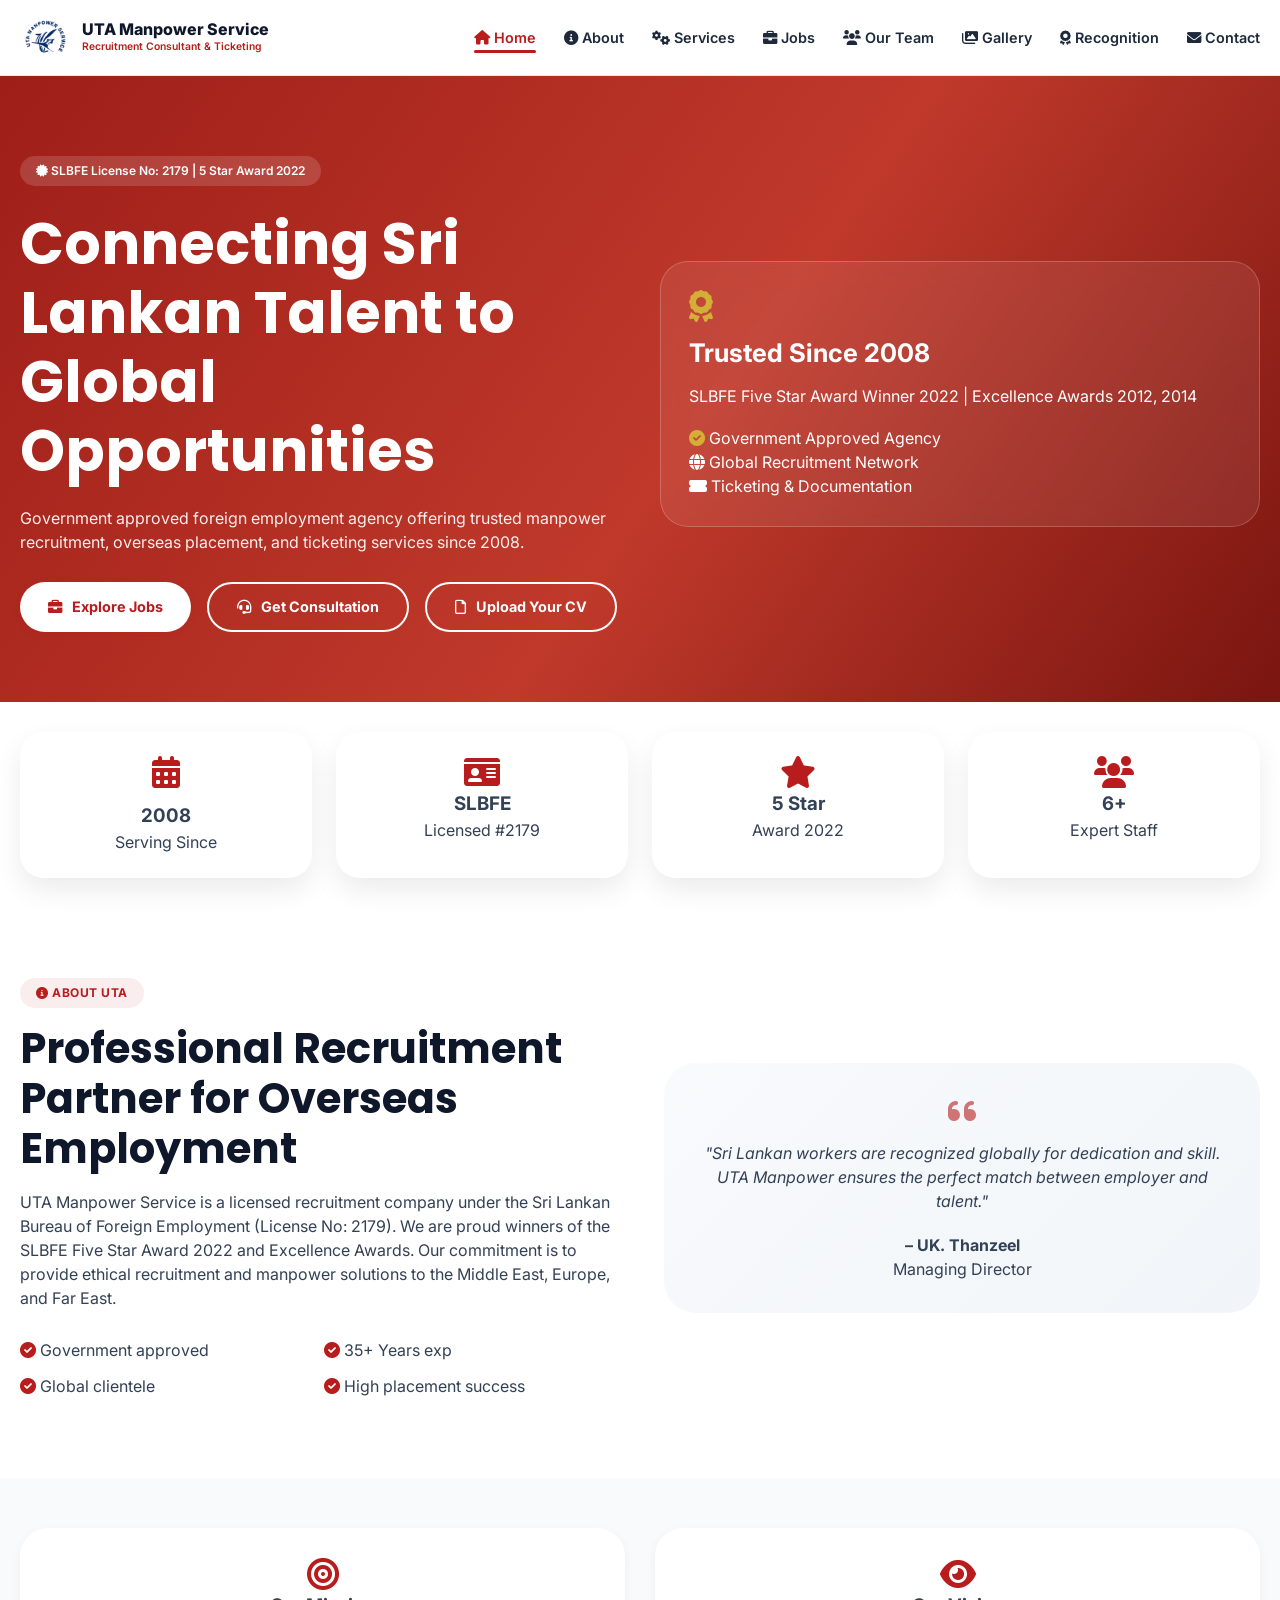
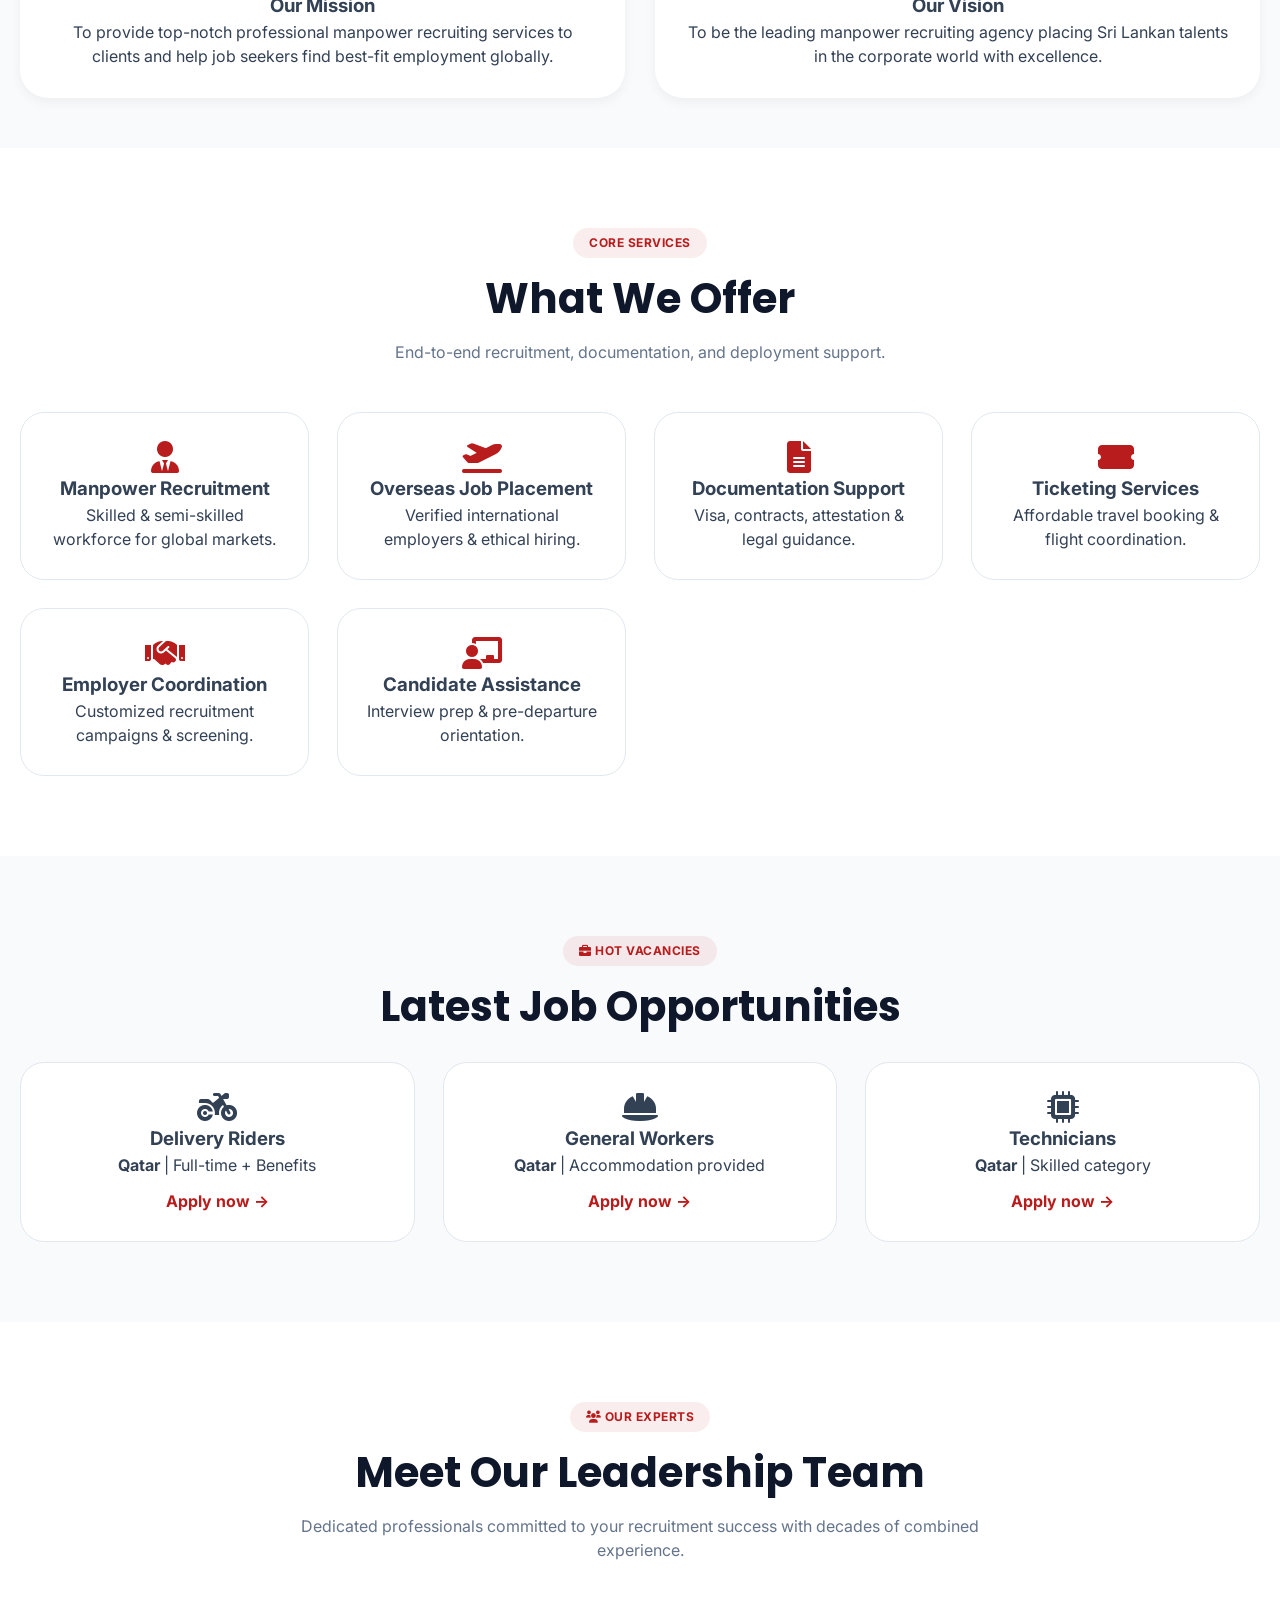
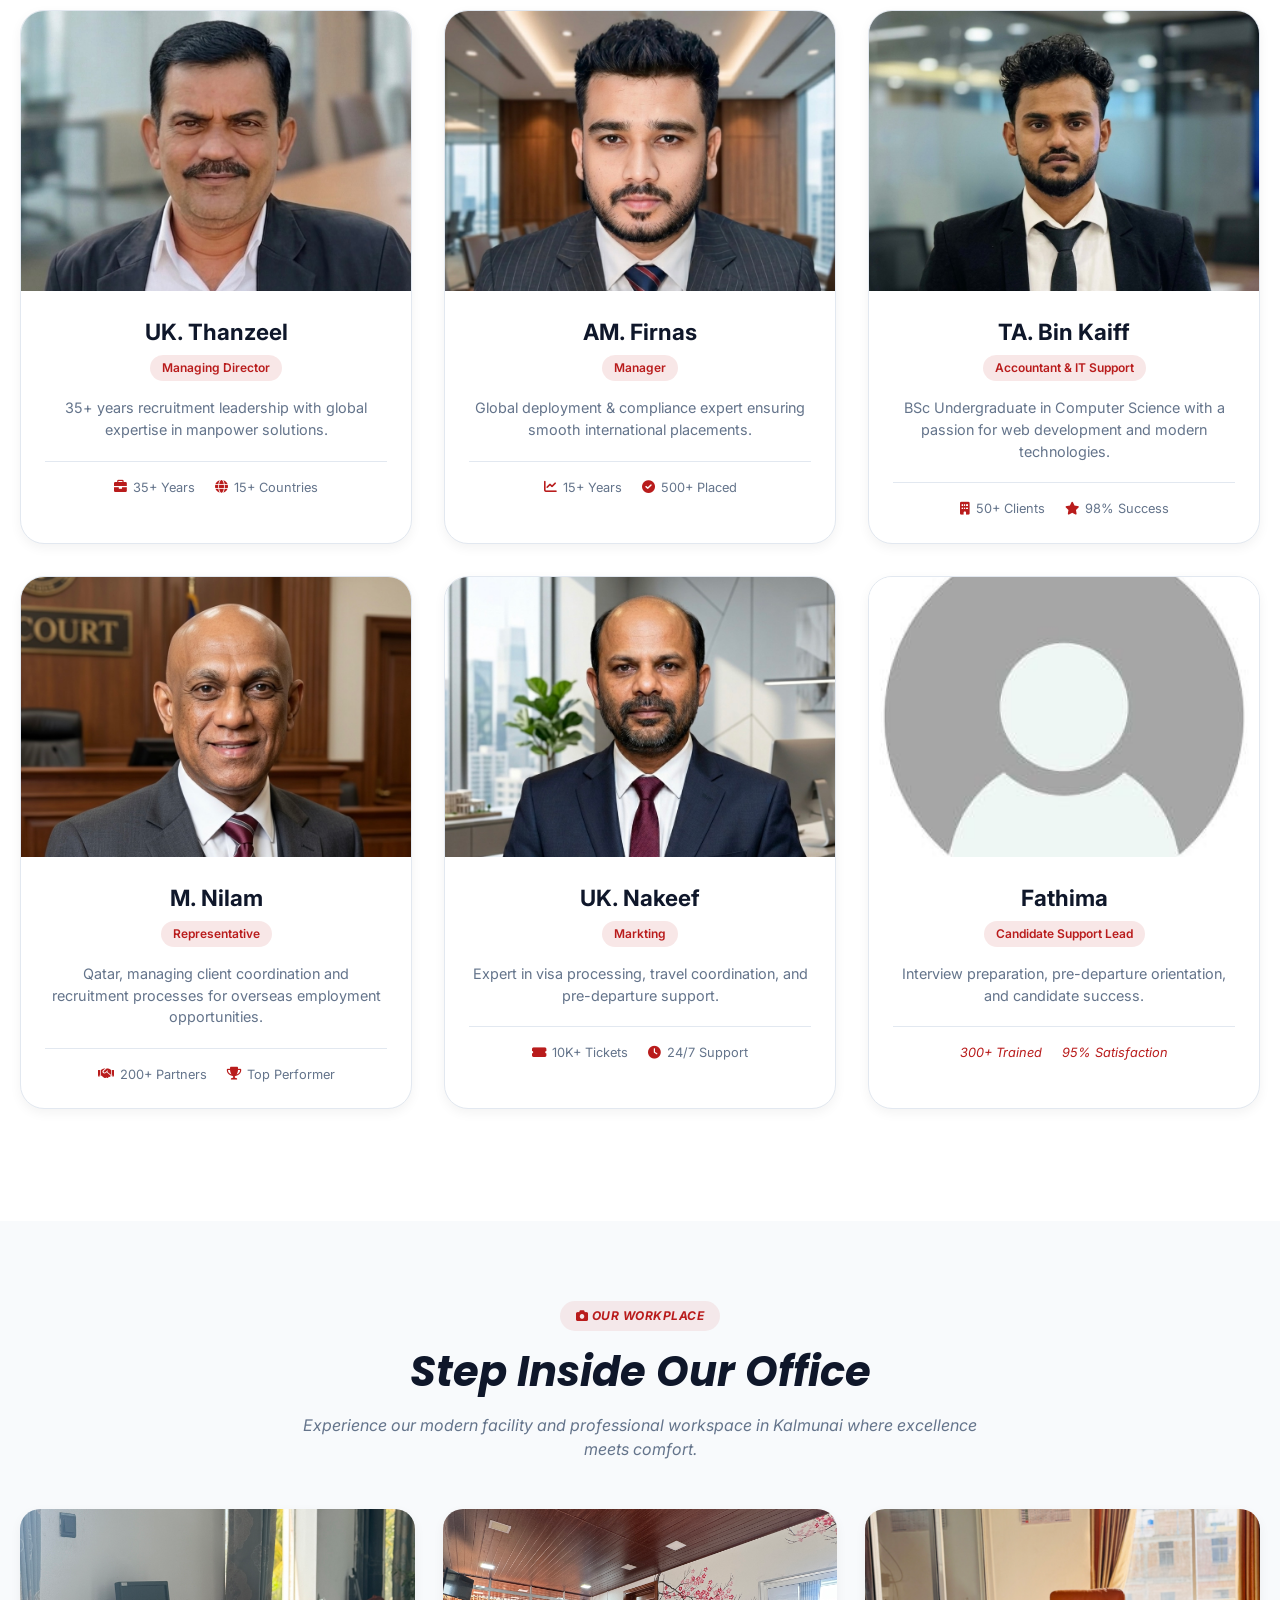
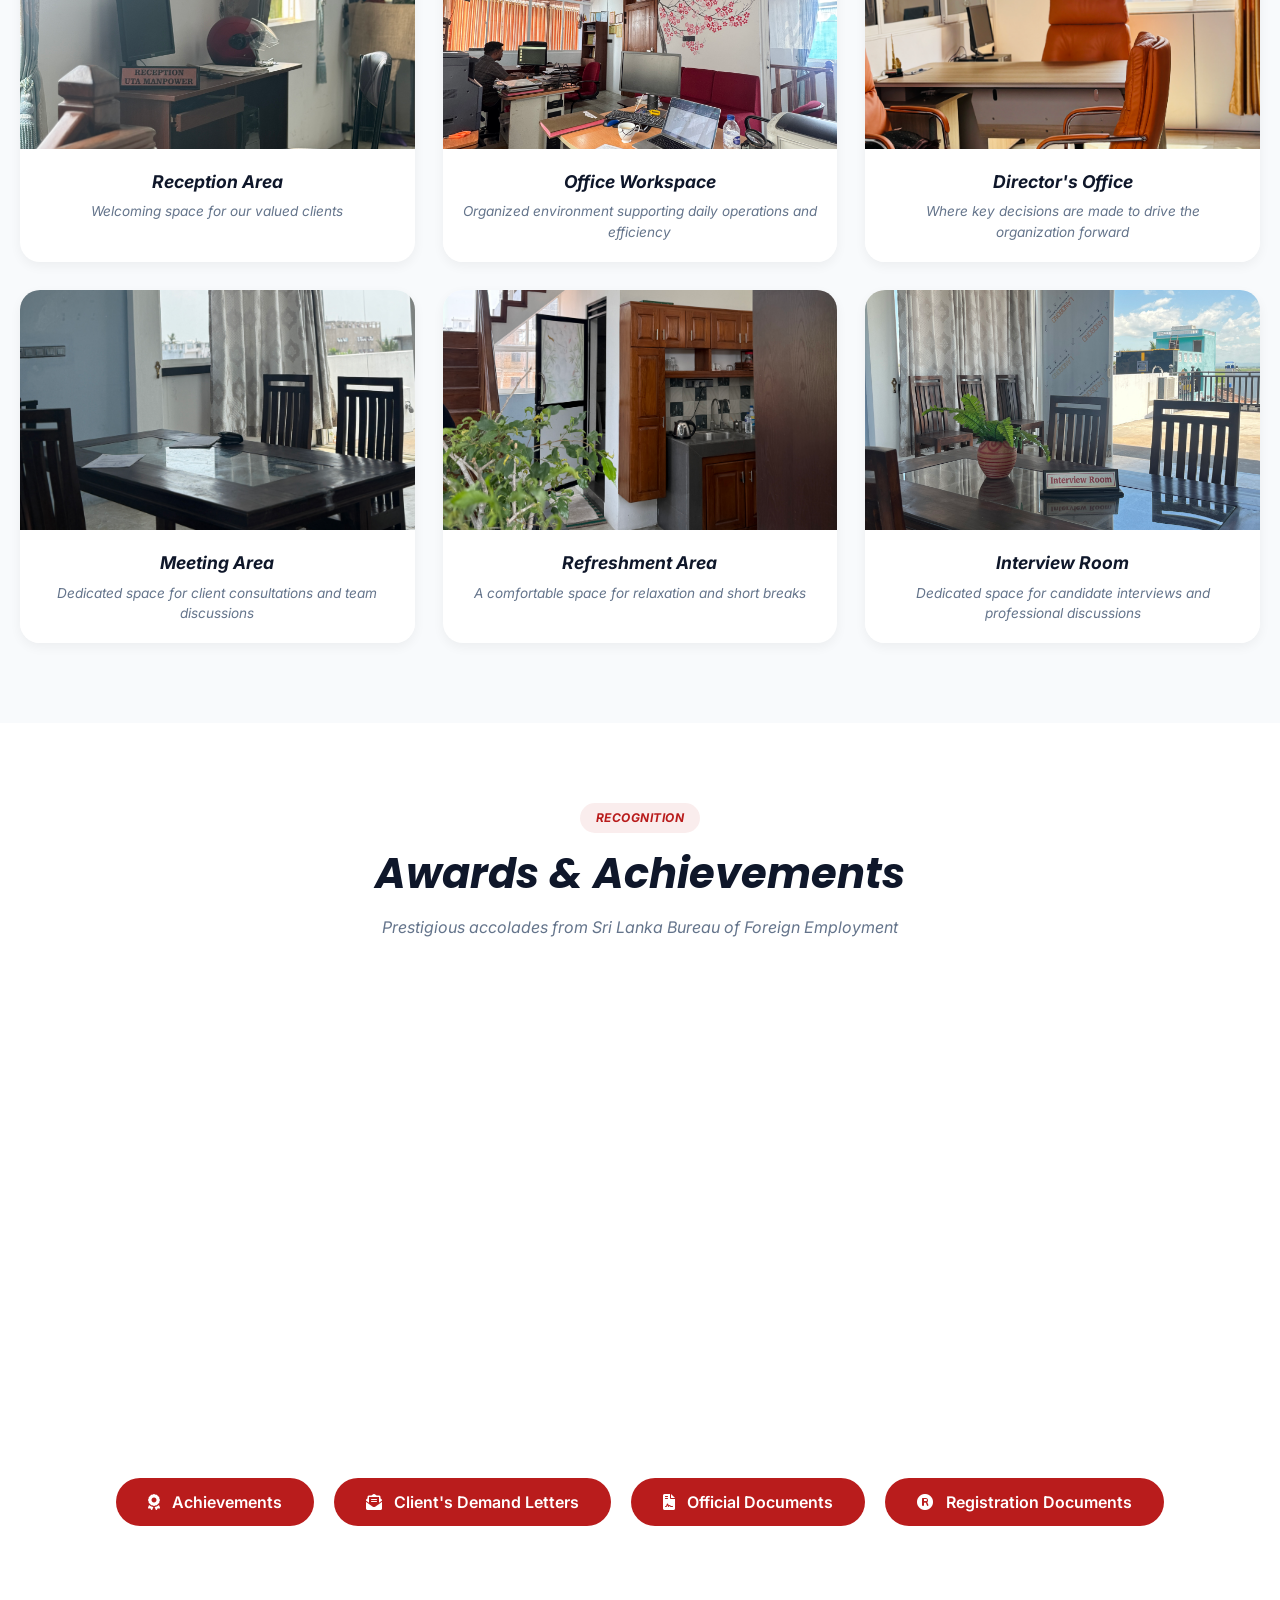
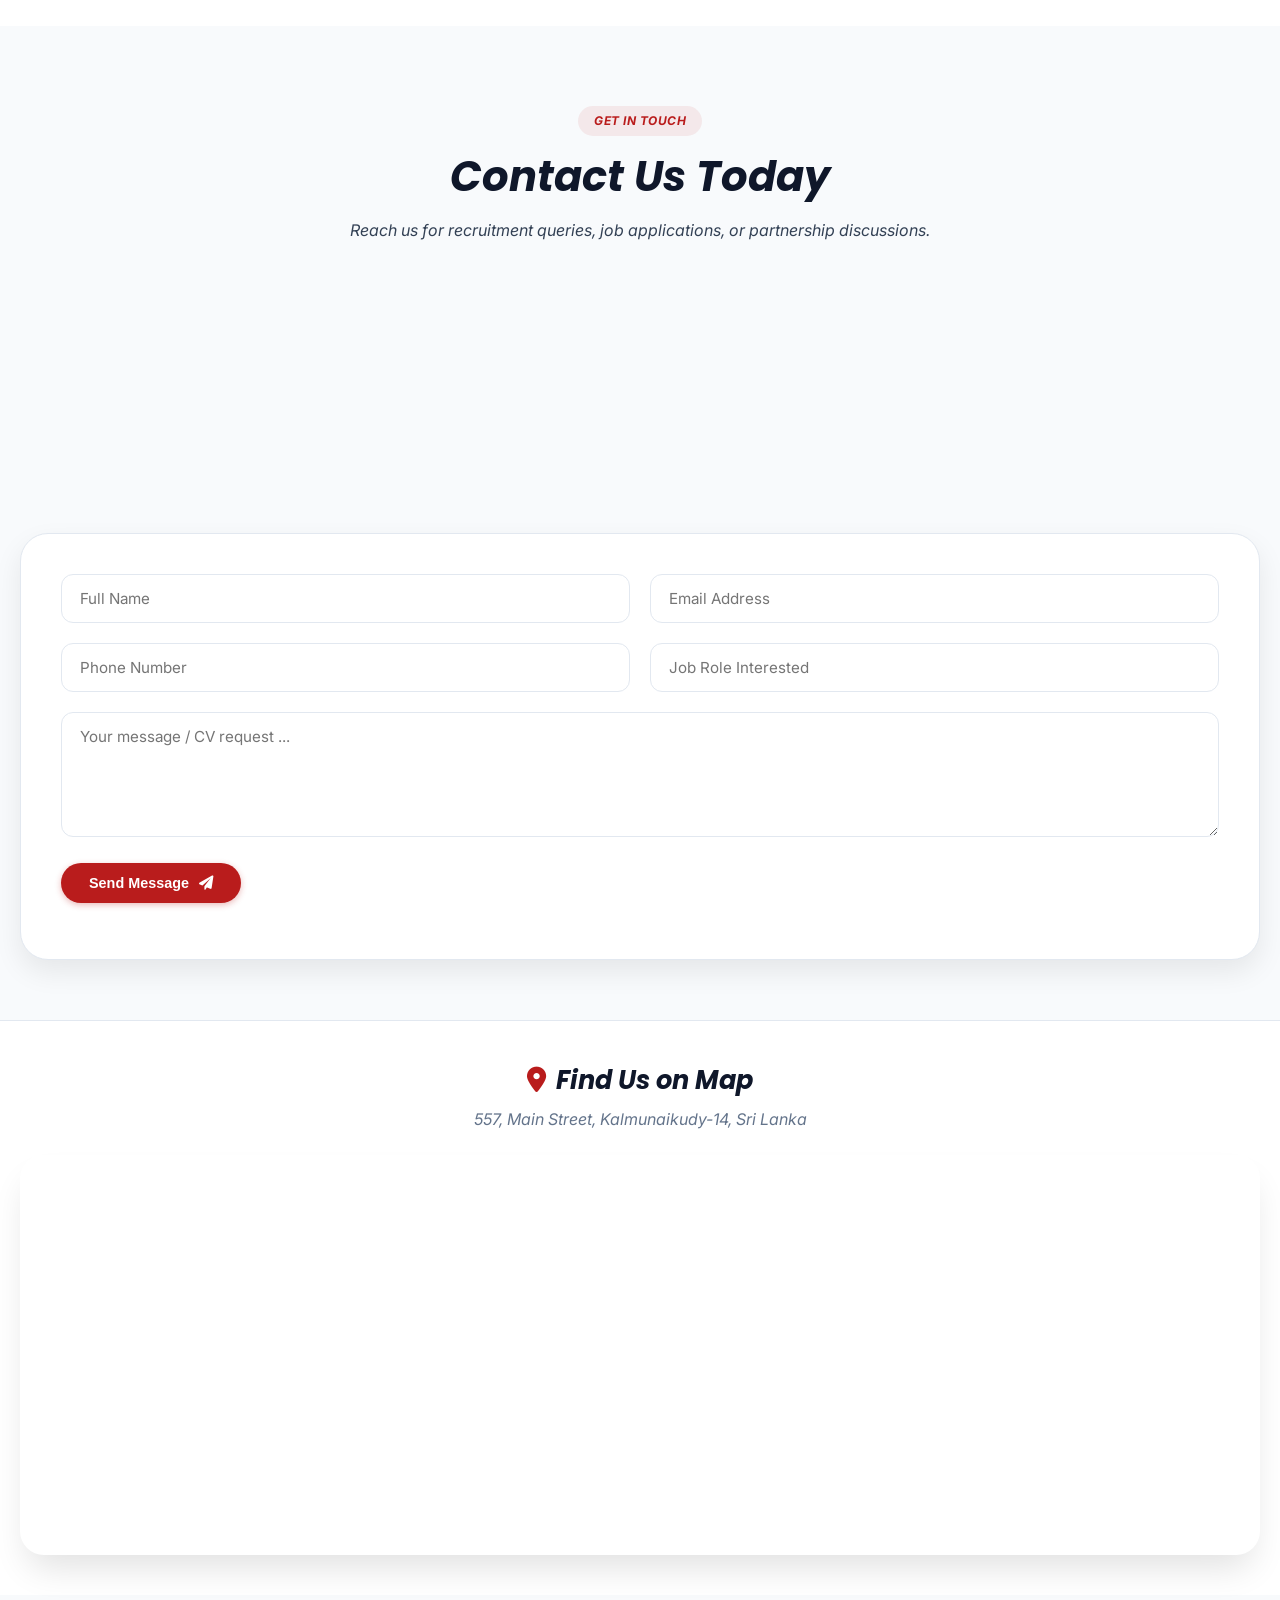
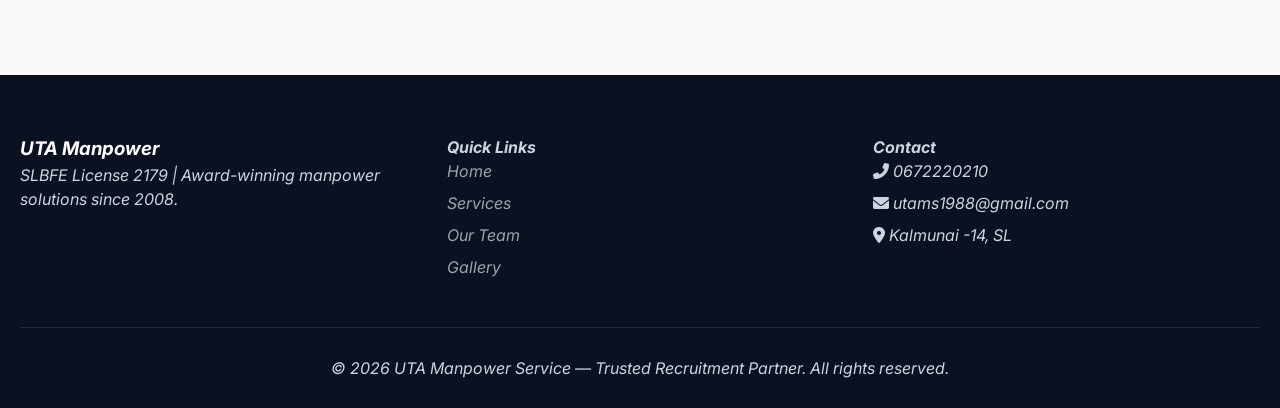
<file: index.html>
<!DOCTYPE html>
<html lang="en">
<head>
  <meta charset="UTF-8">
  <meta name="viewport" content="width=device-width, initial-scale=1.0, viewport-fit=cover">
  <title>UTA Manpower Service | Sri Lanka's Trusted Recruitment Agency</title>
  <link rel="preconnect" href="https://fonts.googleapis.com">
  <link rel="preconnect" href="https://fonts.gstatic.com" crossorigin>
  <link href="https://fonts.googleapis.com/css2?family=Inter:opsz,wght@14..32,300;400;500;600;700;800&family=Poppins:wght@500;600;700;800&display=swap" rel="stylesheet">
  <link rel="stylesheet" href="https://cdnjs.cloudflare.com/ajax/libs/font-awesome/6.0.0-beta3/css/all.min.css">
  <link rel="stylesheet" href="css/style.css">
</head>
<body>

<header class="header" id="header">
  <div class="container navbar">
    <div class="logo">
      <img src="images/Logo.png" alt="UTA Manpower Logo" class="logo-img" onerror="this.onerror=null; this.style.display='none'; this.nextElementSibling.style.display='flex';">
      <div class="logo-icon" style="display: none;">UTA</div>
      <div class="logo-text">
        <h2>UTA Manpower Service</h2>
        <p>Recruitment Consultant & Ticketing</p>
      </div>
    </div>
    <button class="menu-toggle" id="menuToggle" aria-label="Menu">
      <i class="fas fa-bars"></i>
      <i class="fas fa-times"></i>
    </button>
    <div class="nav-links" id="navLinks">
      <!-- Profile Section -->
      <div class="nav-profile">
        <div class="nav-avatar">
          <i class="fas fa-user-tie"></i>
        </div>
        <h4>UTA Manpower Service</h4>
        <p>Recruitment Consultant & Ticketing</p>
        <span class="license"><i class="fas fa-certificate"></i> SLBFE License: 2179</span>
      </div>
      
      <!-- Navigation Links with Icons -->
      <a href="#home" class="nav-link"><i class="fas fa-home"></i> Home</a>
      <a href="#about" class="nav-link"><i class="fas fa-info-circle"></i> About</a>
      <a href="#services" class="nav-link"><i class="fas fa-cogs"></i> Services</a>
      <a href="#jobs" class="nav-link"><i class="fas fa-briefcase"></i> Jobs</a>
      <a href="#team" class="nav-link"><i class="fas fa-users"></i> Our Team</a>
      <a href="#gallery" class="nav-link"><i class="fas fa-images"></i> Gallery</a>
      <a href="#recognition" class="nav-link"><i class="fa-solid fa-award"></i> Recognition</a>
      <a href="#contact" class="nav-link"><i class="fas fa-envelope"></i> Contact</a>
      
      <!-- Social Links -->
      <div class="nav-social">
        <a href="https://www.facebook.com/share/17BszQ6PML/?mibextid=wwXIfr"><i class="fab fa-facebook-f"></i></a>
        <a href="wa.me/94778517874"><i class="fab fa-whatsapp"></i></a>
        <a href="https://www.linkedin.com/in/binkaiff?utm_source=share_via&utm_content=profile&utm_medium=member_ios"><i class="fab fa-linkedin-in"></i></a>
        <a href="https://www.instagram.com/bin_kaiff?igsh=MW9xMnF2Yjk1Z3U2cw%3D%3D&utm_source=qr"><i class="fab fa-instagram"></i></a>
      </div>
    </div>
  </div>
</header>

<main>
  <section class="hero" id="home">
    <div class="container hero-grid">
      <div>
        <div class="hero-badge"><i class="fas fa-certificate"></i> SLBFE License No: 2179 | 5 Star Award 2022</div>
        <h1>Connecting Sri Lankan Talent to Global Opportunities</h1>
        <p style="font-size: 1rem; opacity: 0.92; margin-bottom: 28px;">Government approved foreign employment agency offering trusted manpower recruitment, overseas placement, and ticketing services since 2008.</p>
        <div style="display: flex; gap: 16px; flex-wrap: wrap;">
          <a href="#jobs" class="btn btn-primary" style="background: white; color: var(--primary);"><i class="fas fa-briefcase"></i> Explore Jobs</a>
          <a href="#contact" class="btn btn-outline"><i class="fas fa-headset"></i> Get Consultation</a>
          <a href="https://docs.google.com/forms/d/e/1FAIpQLSceYPuUm3FE5g7uI9vMxuAwoofAFUPsfxOfhWG9PL1D364JzQ/viewform?usp=publish-editor" class="btn btn-outline"><i class="fa-regular fa-file"></i> Upload Your CV</a> 
        </div>
      </div>
      <div>
        <div class="hero-card">
          <i class="fas fa-award" style="font-size: 2rem; color: var(--accent); margin-bottom: 12px; display: inline-block;"></i>
          <h3 style="font-size: 1.6rem;">Trusted Since 2008</h3>
          <p style="margin: 12px 0;">SLBFE Five Star Award Winner 2022 | Excellence Awards 2012, 2014</p>
          <ul style="list-style: none; margin-top: 18px;">
            <li><i class="fas fa-check-circle" style="color: var(--accent);"></i> Government Approved Agency</li>
            <li><i class="fas fa-globe"></i> Global Recruitment Network</li>
            <li><i class="fas fa-ticket-alt"></i> Ticketing & Documentation</li>
          </ul>
        </div>
      </div>
    </div>
  </section>

  <div class="container stats-grid">
    <div class="stat-card"><i class="fas fa-calendar-alt" style="font-size: 2rem; color: var(--primary);"></i><h3 style="margin-top: 12px;">2008</h3><p>Serving Since</p></div>
    <div class="stat-card"><i class="fas fa-id-card" style="font-size: 2rem; color: var(--primary);"></i><h3>SLBFE</h3><p>Licensed #2179</p></div>
    <div class="stat-card"><i class="fas fa-star" style="font-size: 2rem; color: var(--primary);"></i><h3>5 Star</h3><p>Award 2022</p></div>
    <div class="stat-card"><i class="fas fa-users" style="font-size: 2rem; color: var(--primary);"></i><h3>6+</h3><p>Expert Staff</p></div>
  </div>

  <section id="about">
    <div class="container two-col-about">
      <div>
        <span class="section-tag"><i class="fas fa-info-circle"></i> About UTA</span>
        <h2 class="section-title">Professional Recruitment Partner for Overseas Employment</h2>
        <p>UTA Manpower Service is a licensed recruitment company under the Sri Lankan Bureau of Foreign Employment (License No: 2179). We are proud winners of the SLBFE Five Star Award 2022 and Excellence Awards. Our commitment is to provide ethical recruitment and manpower solutions to the Middle East, Europe, and Far East.</p>
        <div style="margin-top: 28px; display: grid; grid-template-columns: 1fr 1fr; gap: 12px;">
          <div><i class="fas fa-check-circle" style="color: var(--primary);"></i> Government approved</div>
          <div><i class="fas fa-check-circle" style="color: var(--primary);"></i> 35+ Years exp</div>
          <div><i class="fas fa-check-circle" style="color: var(--primary);"></i> Global clientele</div>
          <div><i class="fas fa-check-circle" style="color: var(--primary);"></i> High placement success</div>
        </div>
      </div>
      <div style="background: linear-gradient(135deg, #f8fafc, #f1f5f9); border-radius: 32px; padding: 32px; text-align: center;">
        <i class="fas fa-quote-left" style="font-size: 2rem; color: var(--primary); opacity: 0.6;"></i>
        <p style="font-style: italic; margin-top: 12px;">"Sri Lankan workers are recognized globally for dedication and skill. UTA Manpower ensures the perfect match between employer and talent."</p>
        <h4 style="margin-top: 20px;">– UK. Thanzeel</h4>
        <p>Managing Director</p>
      </div>
    </div>
  </section>

  <div class="bg-light section-sm">
    <div class="container mission-vision">
      <div class="mv-card"><i class="fas fa-bullseye" style="font-size: 2rem; color: var(--primary);"></i><h3>Our Mission</h3><p>To provide top-notch professional manpower recruiting services to clients and help job seekers find best-fit employment globally.</p></div>
      <div class="mv-card"><i class="fas fa-eye" style="font-size: 2rem; color: var(--primary);"></i><h3>Our Vision</h3><p>To be the leading manpower recruiting agency placing Sri Lankan talents in the corporate world with excellence.</p></div>
    </div>
  </div>

  <section id="services">
    <div class="container" style="text-align: center;">
      <span class="section-tag">Core Services</span>
      <h2 class="section-title">What We Offer</h2>
      <p class="section-desc" style="margin-bottom: 48px;">End-to-end recruitment, documentation, and deployment support.</p>
      <div class="services-grid">
        <div class="service-card"><i class="fas fa-user-tie fa-2x" style="color: var(--primary);"></i><h3>Manpower Recruitment</h3><p>Skilled & semi-skilled workforce for global markets.</p></div>
        <div class="service-card"><i class="fas fa-plane-departure fa-2x" style="color: var(--primary);"></i><h3>Overseas Job Placement</h3><p>Verified international employers & ethical hiring.</p></div>
        <div class="service-card"><i class="fas fa-file-alt fa-2x" style="color: var(--primary);"></i><h3>Documentation Support</h3><p>Visa, contracts, attestation & legal guidance.</p></div>
        <div class="service-card"><i class="fas fa-ticket-alt fa-2x" style="color: var(--primary);"></i><h3>Ticketing Services</h3><p>Affordable travel booking & flight coordination.</p></div>
        <div class="service-card"><i class="fas fa-handshake fa-2x" style="color: var(--primary);"></i><h3>Employer Coordination</h3><p>Customized recruitment campaigns & screening.</p></div>
        <div class="service-card"><i class="fas fa-chalkboard-user fa-2x" style="color: var(--primary);"></i><h3>Candidate Assistance</h3><p>Interview prep & pre-departure orientation.</p></div>
      </div>
    </div>
  </section>

  <section id="jobs" class="bg-light">
    <div class="container" style="text-align: center;">
      <span class="section-tag"><i class="fas fa-briefcase"></i> Hot Vacancies</span>
      <h2 class="section-title">Latest Job Opportunities</h2>
      <div class="services-grid" style="margin-top: 30px;">
        <div class="job-card"><i class="fas fa-motorcycle fa-2x"></i><h3>Delivery Riders</h3><p><strong>Qatar</strong> | Full-time + Benefits</p><a href="https://docs.google.com/forms/d/e/1FAIpQLSceYPuUm3FE5g7uI9vMxuAwoofAFUPsfxOfhWG9PL1D364JzQ/viewform?usp=publish-editor" class="text-link">Apply now →</a></div>
        <div class="job-card"><i class="fas fa-hard-hat fa-2x"></i><h3>General Workers</h3><p><strong>Qatar</strong> | Accommodation provided</p><a href="https://docs.google.com/forms/d/e/1FAIpQLSceYPuUm3FE5g7uI9vMxuAwoofAFUPsfxOfhWG9PL1D364JzQ/viewform?usp=publish-editor" class="text-link">Apply now →</a></div>
        <div class="job-card"><i class="fas fa-microchip fa-2x"></i><h3>Technicians</h3><p><strong>Qatar</strong> | Skilled category</p><a href="https://docs.google.com/forms/d/e/1FAIpQLSceYPuUm3FE5g7uI9vMxuAwoofAFUPsfxOfhWG9PL1D364JzQ/viewform?usp=publish-editor" class="text-link">Apply now →</a></div>
      </div>
    </div>
  </section>

  <section id="team">
    <div class="container">
      <div class="section-header">
        <span class="section-tag"><i class="fas fa-users"></i> Our Experts</span>
        <h2 class="section-title">Meet Our Leadership Team</h2>
        <p class="section-desc">Dedicated professionals committed to your recruitment success with decades of combined experience.</p>
      </div>
      <div class="team-showcase">
        <div class="team-member"><div class="member-image"><img src="images/Thanzeel.png" alt="UK. Thanzeel"></div><div class="member-info"><h3>UK. Thanzeel</h3><span class="member-title">Managing Director</span><p>35+ years recruitment leadership with global expertise in manpower solutions.</p><div class="member-stats"><span><i class="fas fa-briefcase"></i> 35+ Years</span><span><i class="fas fa-globe"></i> 15+ Countries</span></div></div></div>
        <div class="team-member"><div class="member-image"><img src="images/Pirnas.png" alt="Mohamed Rizwan"></div><div class="member-info"><h3>AM. Firnas</h3><span class="member-title">Manager</span><p>Global deployment & compliance expert ensuring smooth international placements.</p><div class="member-stats"><span><i class="fas fa-chart-line"></i> 15+ Years</span><span><i class="fas fa-check-circle"></i> 500+ Placed</span></div></div></div>
        <div class="team-member"><div class="member-image"><img src="images/Kaiff.png" alt="Fathima Shifana"></div><div class="member-info"><h3>TA. Bin Kaiff</h3><span class="member-title">Accountant & IT Support</span><p>BSc Undergraduate in Computer Science with a passion for web development and modern technologies.</p><div class="member-stats"><span><i class="fas fa-building"></i> 50+ Clients</span><span><i class="fas fa-star"></i> 98% Success</span></div></div></div>
        <div class="team-member"><div class="member-image"><img src="images/Nilam.png" alt="Ahmed Nazeer"></div><div class="member-info"><h3>M. Nilam</h3><span class="member-title">Representative</span><p>Qatar, managing client coordination and recruitment processes for overseas employment opportunities.</p><div class="member-stats"><span><i class="fas fa-handshake"></i> 200+ Partners</span><span><i class="fas fa-trophy"></i> Top Performer</span></div></div></div>
        <div class="team-member"><div class="member-image"><img src="images/Nakeef.png" alt="Rafiya Sithy"></div><div class="member-info"><h3>UK. Nakeef</h3><span class="member-title">Markting</span><p>Expert in visa processing, travel coordination, and pre-departure support.</p><div class="member-stats"><span><i class="fas fa-ticket-alt"></i> 10K+ Tickets</span><span><i class="fas fa-clock"></i> 24/7 Support</span></div></div></div>
        <div class="team-member"><div class="member-image"><img src="images/Fathima.png" alt="Shahul Hameed"></div><div class="member-info"><h3>Fathima</h3><span class="member-title">Candidate Support Lead</span><p>Interview preparation, pre-departure orientation, and candidate success.</p><div class="member-stats"><span><i class("fas fa-users"). </i> 300+ Trained</span><span><i class("fas fa-smile"). </i> 95% Satisfaction</span></div></div></div>
      </div>
    </div>
  </section>

  <section id="gallery" class="bg-light">
    <div class="container">
      <div class="section-header">
        <span class="section-tag"><i class="fas fa-camera"></i> Our Workplace</span>
        <h2 class="section-title">Step Inside Our Office</h2>
        <p class="section-desc">Experience our modern facility and professional workspace in Kalmunai where excellence meets comfort.</p>
      </div>
      <div class="gallery-showcase">
        <div class="gallery-card"><div class="gallery-card-image"><img src="images/Reception.png" alt="Reception Area"></div><div class="gallery-card-caption"><h4>Reception Area</h4><p>Welcoming space for our valued clients</p></div></div>
        <div class="gallery-card"><div class="gallery-card-image"><img src="images/workplace.png" alt="Recruitment Hall"></div><div class="gallery-card-caption"><h4>Office Workspace</h4><p>Organized environment supporting daily operations and efficiency</p></div></div>
        <div class="gallery-card"><div class="gallery-card-image"><img src="images/Director's Office.png" alt="MD Chamber"></div><div class="gallery-card-caption"><h4>Director's Office</h4><p>Where key decisions are made to drive the organization forward</p></div></div>
        <div class="gallery-card"><div class="gallery-card-image"><img src="images/Meeting Area.png" alt="Workstation"></div><div class="gallery-card-caption"><h4>Meeting Area</h4><p>Dedicated space for client consultations and team discussions</p></div></div>
        <div class="gallery-card"><div class="gallery-card-image"><img src="images/Refreshment Area.png" alt="Training Hall"></div><div class="gallery-card-caption"><h4>Refreshment Area</h4><p>A comfortable space for relaxation and short breaks</p></div></div>
        <div class="gallery-card"><div class="gallery-card-image"><img src="images/Interview Room.png" alt="Client Lounge"></div><div class="gallery-card-caption"><h4>Interview Room</h4><p>Dedicated space for candidate interviews and professional discussions</p></div></div>
      </div>
    </div>
  </section>

  <!-- FIXED: Added id="recognition" to the awards section so the navigation link targets this exact section -->
  <section id="recognition">
    <div class="container" style="text-align: center;">
      <span class="section-tag">Recognition</span>
      <h2 class="section-title">Awards & Achievements</h2>
      <p class="section-desc" style="margin-bottom: 20px;">Prestigious accolades from Sri Lanka Bureau of Foreign Employment</p>
      <div class="awards-grid">
        <div class="award-card"><div class="award-img"><img src="images/2 Star.png" alt="Excellence Award 2012"></div><div class="award-details"><div class="award-year">2012</div><div class="award-title">Excellence Award - 2 Star</div><div class="award-desc">Recognized for outstanding contribution to foreign employment sector.</div><div class="stars"><i class="fas fa-star"></i><i class="fas fa-star"></i></div></div></div>
        <div class="award-card"><div class="award-img"><img src="images/3 Star.png" alt="Excellence Award 2014"></div><div class="award-details"><div class="award-year">2014</div><div class="award-title">Excellence Award - 3 Star</div><div class="award-desc">Higher recognition for ethical recruitment and manpower excellence.</div><div class="stars"><i class="fas fa-star"></i><i class="fas fa-star"></i><i class="fas fa-star"></i></div></div></div>
        <div class="award-card"><div class="award-img"><img src="images/5 Star.png" alt="SLBFE Five Star Award 2022"></div><div class="award-details"><div class="award-year">2022</div><div class="award-title">SLBFE Five Star Award</div><div class="award-desc">Highest recognition by Sri Lanka Bureau of Foreign Employment.</div><div class="stars"><i class="fas fa-star"></i><i class="fas fa-star"></i><i class="fas fa-star"></i><i class="fas fa-star"></i><i class="fas fa-star"></i></div></div></div>
      </div>
      <div class="doc-buttons-container">
        <button class="doc-nav-btn" onclick="window.location.href='achievements.html'"><i class="fa-solid fa-award"></i> Achievements</button>
        <button class="doc-nav-btn" onclick="window.location.href='letter.html'"><i class="fas fa-envelope-open-text"></i> Client's Demand Letters</button>
        <button class="doc-nav-btn" onclick="window.location.href='official.html'"><i class="fas fa-file-contract"></i> Official Documents</button>
        <button class="doc-nav-btn" onclick="window.location.href='registration.html'"><i class="fas fa-registered"></i> Registration Documents</button>  
      </div>
    </div>
  </section>

  <section id="contact" class="bg-light">
    <div class="container">
      <div class="section-header">
        <span class="section-tag">Get In Touch</span>
        <h2 class="section-title">Contact Us Today</h2>
        <p>Reach us for recruitment queries, job applications, or partnership discussions.</p>
      </div>

      <div class="contact-info-grid">
        <div class="contact-card">
          <i class="fas fa-phone-alt fa-2x"></i>
          <h3>Call Us</h3>
          <p>0672220210 / 0672220248</p>
          <p>0777733682 / 0778613271</p>
        </div>
        <div class="contact-card">
          <i class="fas fa-envelope fa-2x"></i>
          <h3>Email</h3>
          <p>utams1988@gmail.com</p>
        </div>
        <div class="contact-card">
          <i class="fas fa-map-pin fa-2x"></i>
          <h3>Head Office</h3>
          <p>557, Main Street, Kalmunai -14</p>
          <p>Sri Lanka</p>
        </div>
      </div>

      <!-- Formspree Contact Form -->
      <form action="https://formspree.io/f/xeepwrkw" method="POST" id="contactForm" class="contact-form-fixed">
        <div class="form-row">
          <input type="text" name="fullName" id="fullName" placeholder="Full Name" required>
          <input type="email" name="email" id="email" placeholder="Email Address" required>
        </div>
        <div class="form-row">
          <input type="tel" name="phone" id="phone" placeholder="Phone Number">
          <input type="text" name="jobRole" id="jobRole" placeholder="Job Role Interested">
        </div>
        <textarea name="message" id="message" rows="5" placeholder="Your message / CV request ..."></textarea>
        <button type="submit" class="btn btn-primary">
          Send Message <i class="fas fa-paper-plane"></i>
        </button>
        <div id="formFeedback"></div>
      </form>
    </div>

    <!-- Google Map Section -->
    <div class="map-fixed">
      <div class="container">
        <div class="map-header-fixed" style="text-align: center; width: 100%;">
          <h2 style="display: flex; align-items: center; justify-content: center; gap: 10px; flex-wrap: wrap; margin-bottom: 8px;">
            <i class="fas fa-map-marker-alt"></i> Find Us on Map
          </h2>
          <p style="text-align: center;">557, Main Street, Kalmunaikudy-14, Sri Lanka</p>
        </div>
        <div class="map-container-fixed">
          <iframe 
            src="https://www.google.com/maps/embed?pb=!1m18!1m12!1m3!1d3956.5889150030516!2d81.83016297578372!3d7.3998724926100845!2m3!1f0!2f0!3f0!3m2!1i1024!2i768!4f13.1!3m3!1m2!1s0x3ae53f005adf9a13%3A0x39265e72c1647d2a!2sUTA%20Manpower%20Service!5e0!3m2!1sen!2slk!4v1763389350969!5m2!1sen!2slk" 
            width="100%" 
            height="400" 
            style="border:0;" 
            allowfullscreen="" 
            loading="lazy">
          </iframe>
        </div>
      </div>
    </div>
  </section>
</main>

<footer class="footer">
  <div class="container footer-grid">
    <div><h3 style="color: white;">UTA Manpower</h3><p>SLBFE License 2179 | Award-winning manpower solutions since 2008.</p></div>
    <div><h4>Quick Links</h4><ul><li><a href="#home">Home</a></li><li><a href="#services">Services</a></li><li><a href="#team">Our Team</a></li><li><a href="#gallery">Gallery</a></li></ul></div>
    <div><h4>Contact</h4><ul><li><i class="fas fa-phone-alt"></i> 0672220210</li><li><i class="fas fa-envelope"></i> utams1988@gmail.com</li><li><i class="fas fa-location-dot"></i> Kalmunai -14, SL</li></ul></div>
  </div>
  <div class="container footer-bottom">© 2026 UTA Manpower Service — Trusted Recruitment Partner. All rights reserved.</div>
</footer>

<script src="js/script.js"></script>
</body>
</html>
</file>
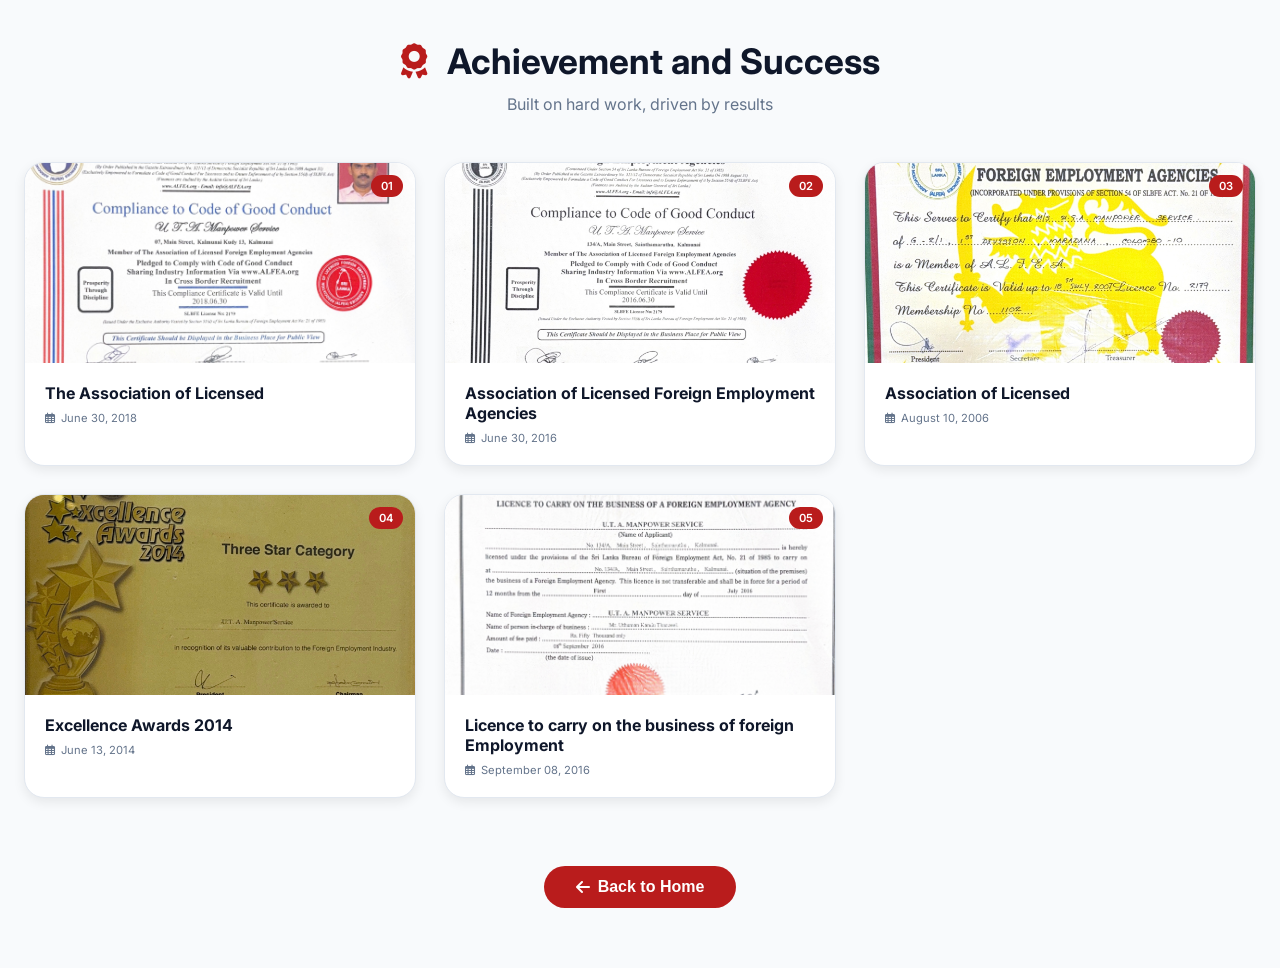
<file: achievements.html>
<!DOCTYPE html>
<html lang="en">
<head>
  <meta charset="UTF-8">
  <meta name="viewport" content="width=device-width, initial-scale=1.0">
  <title>Achievement and Success | UTA Manpower</title>
  <link href="https://fonts.googleapis.com/css2?family=Inter:wght@300;400;500;600;700;800&family=Poppins:wght@500;600;700&display=swap" rel="stylesheet">
  <link rel="stylesheet" href="https://cdnjs.cloudflare.com/ajax/libs/font-awesome/6.0.0-beta3/css/all.min.css">
  <link rel="stylesheet" href="css/achievements.css">
</head>
<body>
  <div class="achievements-page">
    <div class="achievements-header">
      <h1><i class="fa-solid fa-award"></i> Achievement and Success</h1>
      <p>Built on hard work, driven by results</p>
    </div>

    <div class="achievements-grid" id="achievementsGrid">
      <div class="achievement-card" data-doc-title="Association of Licensed" data-doc-client="" data-doc-date="June 30, 2018" data-doc-file="achievements/achievement1.png">
        <div class="achievement-card-preview">
          <img src="achievements/achievement1.png" alt="Association of licensed certificate" class="card-img">
          <span class="achievement-badge">01</span>
        </div>
        <div class="achievement-card-info">
          <h3>The Association of Licensed </h3>
          <div class="client"></div>
          <div class="date"><i class="far fa-calendar-alt"></i> June 30, 2018</div>
        </div>
      </div>

      <div class="achievement-card" data-doc-title="Association of Licensed" data-doc-client="" data-doc-date="June 30, 2016" data-doc-file="achievements/achievement2.png">
        <div class="achievement-card-preview">
          <img src="achievements/achievement2.png" alt="Association of licensed certificate" class="card-img">
          <span class="achievement-badge">02</span>
        </div>
        <div class="achievement-card-info">
          <h3>Association of Licensed Foreign Employment Agencies</h3>
          <div class="client"></div>
          <div class="date"><i class="far fa-calendar-alt"></i> June 30, 2016</div>
        </div>
      </div>

      <div class="achievement-card" data-doc-title="Association of Licensed" data-doc-client="" data-doc-date="August 10, 2006" data-doc-file="achievements/achievement3.png">
        <div class="achievement-card-preview">
          <img src="achievements/achievement3.png" alt="Association of licensed certificate" class="card-img">
          <span class="achievement-badge">03</span>
        </div>
        <div class="achievement-card-info">
          <h3>Association of Licensed</h3>
          <div class="client"></div>
          <div class="date"><i class="far fa-calendar-alt"></i> August 10, 2006</div>
        </div>
      </div>

      <div class="achievement-card" data-doc-title="Association of Licensed" data-doc-client="" data-doc-date="June 13, 2014" data-doc-file="achievements/achievement4.png">
        <div class="achievement-card-preview">
          <img src="achievements/achievement4.png" alt="Association of licensed certificate" class="card-img">
          <span class="achievement-badge">04</span>
        </div>
        <div class="achievement-card-info">
          <h3>Excellence Awards 2014</h3>
          <div class="client"></div>
          <div class="date"><i class="far fa-calendar-alt"></i> June 13, 2014</div>
        </div>
      </div>

      <div class="achievement-card" data-doc-title="Association of Licensed" data-doc-client="" data-doc-date="September 08, 2016" data-doc-file="achievements/achievement5.png">
        <div class="achievement-card-preview">
          <img src="achievements/achievement5.png" alt="Association of licensed certificate" class="card-img">
          <span class="achievement-badge">05</span>
        </div>
        <div class="achievement-card-info">
          <h3>Licence to carry on the business of foreign Employment</h3>
          <div class="client"></div>
          <div class="date"><i class="far fa-calendar-alt"></i> September 08, 2016</div>
        </div>
      </div> 
    </div>

    <div class="back-button-bottom">
      <button class="back-btn-bottom" id="backToHomeBtn"><i class="fas fa-arrow-left"></i> Back to Home</button>
    </div>
  </div>

  <div class="modal" id="docModal">
    <div class="modal-content">
      <span class="close-modal" id="closeModalBtn">&times;</span>
      <i class="fas fa-image" style="font-size: 3rem; color: #b91c1c;"></i>
      <h3 id="modalTitle">Document Title</h3>
      <p id="modalClient"></p>
      <p id="modalDate"></p>
      <button class="view-doc-btn" id="viewDocBtn">View Document <i class="fas fa-external-link-alt"></i></button>
    </div>
  </div>

  <div class="lightbox" id="lightbox">
    <span class="lightbox-close" id="lightboxClose">&times;</span>
    <img class="lightbox-image" id="lightboxImage" alt="Document Image">
    <div class="lightbox-caption" id="lightboxCaption"></div>
  </div>

  <script src="js/achievements.js"></script>
</body>
</html>
</file>
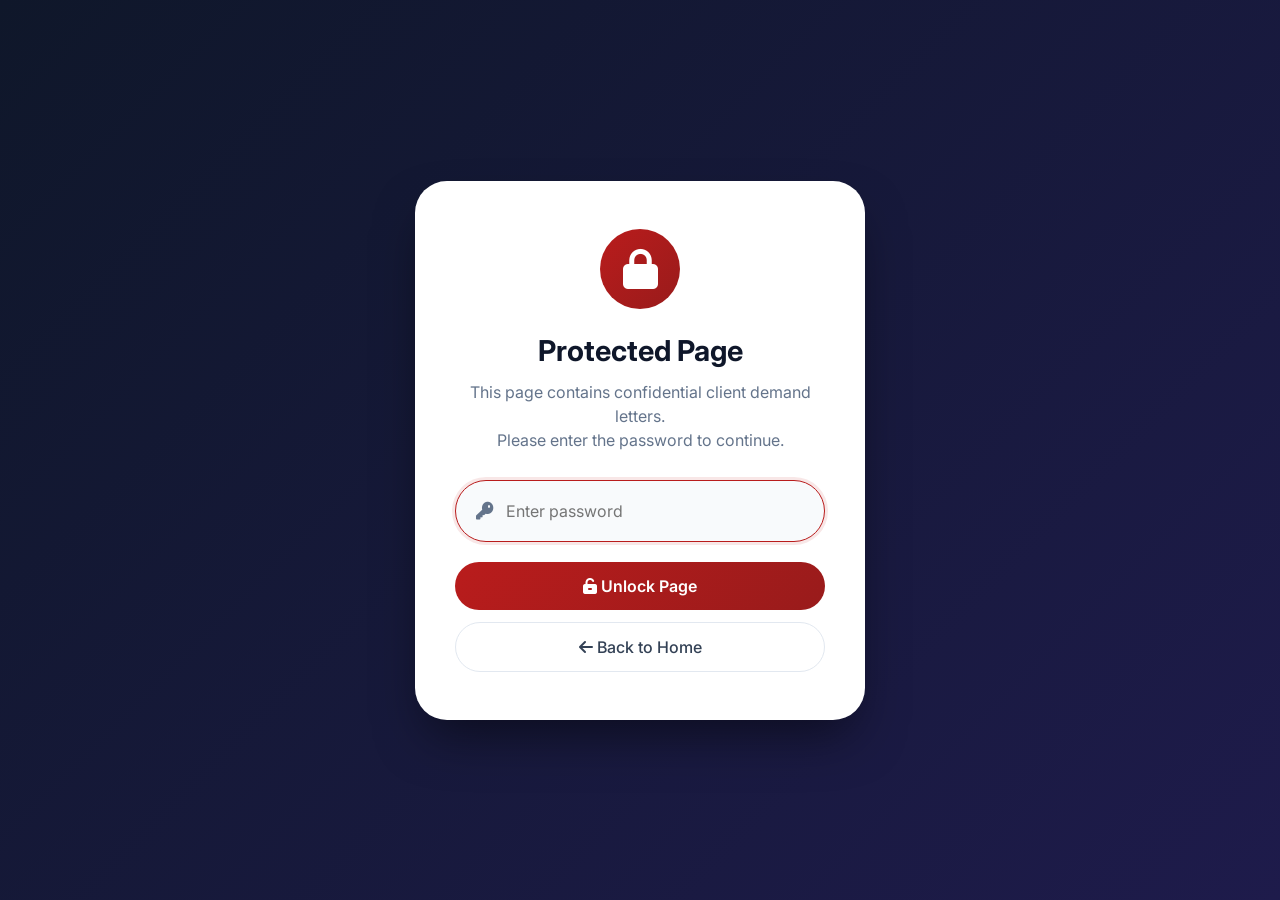
<file: letter.html>
<!DOCTYPE html>
<html lang="en">
<head>
  <meta charset="UTF-8">
  <meta name="viewport" content="width=device-width, initial-scale=1.0">
  <title>Client's Demand Letters | UTA Manpower</title>
  <link href="https://fonts.googleapis.com/css2?family=Inter:wght@300;400;500;600;700;800&family=Poppins:wght@500;600;700&display=swap" rel="stylesheet">
  <link rel="stylesheet" href="https://cdnjs.cloudflare.com/ajax/libs/font-awesome/6.0.0-beta3/css/all.min.css">
  <link rel="stylesheet" href="css/letter.css">
</head>
<body>

<!-- Password Protection Modal -->
<div class="password-overlay" id="passwordOverlay">
  <div class="password-modal">
    <div class="password-icon">
      <i class="fas fa-lock"></i>
    </div>
    <h2>Protected Page</h2>
    <p>This page contains confidential client demand letters.<br>Please enter the password to continue.</p>
    <div class="password-input-wrapper">
      <i class="fas fa-key"></i>
      <input type="password" id="passwordInput" placeholder="Enter password" autofocus>
    </div>
    <button class="password-btn" id="submitPasswordBtn">
      <i class="fas fa-unlock-alt"></i> Unlock Page
    </button>
    <button class="password-btn-back" id="backToHomeFromPasswordBtn">
      <i class="fas fa-arrow-left"></i> Back to Home
    </button>
    <div class="error-message" id="errorMessage">
      <i class="fas fa-exclamation-circle"></i> Incorrect password. Please try again.
    </div>
  </div>
</div>

<!-- Main Content (Hidden until password is entered) -->
<div class="letter-page" id="letterPage" style="display: none;">
  <div class="letter-header">
    <h1><i class="fas fa-envelope"></i> Client's Demand Letters</h1>
    <p>Official demand letters from international clients</p>
  </div>

  <div class="letter-grid" id="letterGrid">
    <div class="letter-card" data-doc-title="Al Fanar Recruitment" data-doc-date="July 01, 2024" data-doc-file="leters/letter1.png">
      <div class="letter-card-preview">
        <img src="leters/letter1.png" alt="Demand Letter" class="card-img">
        <span class="letter-badge">01</span>
      </div>
      <div class="letter-card-info">
        <h3>Al Fanar Recruitment</h3>
        <div class="date"><i class="far fa-calendar-alt"></i> July 01, 2024</div>
      </div>
    </div>

    <div class="letter-card" data-doc-title="Red Rose Cleaning Services" data-doc-date="December 22, 2025" data-doc-file="leters/letter2.png">
      <div class="letter-card-preview">
        <img src="leters/letter2.png" alt="Demand Letter" class="card-img">
        <span class="letter-badge">02</span>
      </div>
      <div class="letter-card-info">
        <h3>Red Rose Cleaning Services</h3>
        <div class="date"><i class="far fa-calendar-alt"></i> December 22, 2025</div>
      </div>
    </div>

    <div class="letter-card" data-doc-title="Red Rose Printing" data-doc-date="December 12, 2025" data-doc-file="leters/letter3.png">
      <div class="letter-card-preview">
        <img src="leters/letter3.png" alt="Demand Letter" class="card-img">
        <span class="letter-badge">03</span>
      </div>
      <div class="letter-card-info">
        <h3>Red Rose Printing</h3>
        <div class="date"><i class="far fa-calendar-alt"></i> December 12, 2025</div>
      </div>
    </div>

    <div class="letter-card" data-doc-title="Al Aura Trading" data-doc-date="September 25, 2025" data-doc-file="leters/letter4.png">
      <div class="letter-card-preview">
        <img src="leters/letter4.png" alt="Demand Letter" class="card-img">
        <span class="letter-badge">04</span>
      </div>
      <div class="letter-card-info">
        <h3>Al Aura Trading</h3>
        <div class="date"><i class="far fa-calendar-alt"></i> September 25, 2025</div>
      </div>
    </div>

    <div class="letter-card" data-doc-title="LMN Trading and Contracting" data-doc-date="December 23, 2025" data-doc-file="leters/letter5.png">
      <div class="letter-card-preview">
        <img src="leters/letter5.png" alt="Demand Letter" class="card-img">
        <span class="letter-badge">05</span>
      </div>
      <div class="letter-card-info">
        <h3>LMN Trading and Contracting</h3>
        <div class="date"><i class="far fa-calendar-alt"></i> December 23, 2025</div>
      </div>
    </div>

    <div class="letter-card" data-doc-title="Tatwir Al Seelan Cleaning and Hospitality" data-doc-date="September 23, 2025" data-doc-file="leters/letter6.png">
      <div class="letter-card-preview">
        <img src="leters/letter6.png" alt="Demand Letter" class="card-img">
        <span class="letter-badge">06</span>
      </div>
      <div class="letter-card-info">
        <h3>Tatwir Al Seelan Cleaning and Hospitality</h3>
        <div class="date"><i class="far fa-calendar-alt"></i> September 23, 2025</div>
      </div>
    </div>

    <div class="letter-card" data-doc-title="Usool Althahani Trading" data-doc-date="November 11, 2025" data-doc-file="leters/letter7.png">
      <div class="letter-card-preview">
        <img src="leters/letter7.png" alt="Demand Letter" class="card-img">
        <span class="letter-badge">07</span>
      </div>
      <div class="letter-card-info">
        <h3>Usool Althahani Trading</h3>
        <div class="date"><i class="far fa-calendar-alt"></i> November 11, 2025</div>
      </div>
    </div>

    <div class="letter-card" data-doc-title="New Moon Line Cleaning and Hospitality" data-doc-date="December 15, 2025" data-doc-file="leters/letter8.png">
      <div class="letter-card-preview">
        <img src="leters/letter8.png" alt="Demand Letter" class="card-img">
        <span class="letter-badge">08</span>
      </div>
      <div class="letter-card-info">
        <h3>New Moon Line Cleaning and Hospitality</h3>
        <div class="date"><i class="far fa-calendar-alt"></i> December 15, 2025</div>
      </div>
    </div>

    <div class="letter-card" data-doc-title="Reeha For Transaction Clearance Services" data-doc-date="December 29, 2025" data-doc-file="leters/letter9.png">
      <div class="letter-card-preview">
        <img src="leters/letter9.png" alt="Demand Letter" class="card-img">
        <span class="letter-badge">09</span>
      </div>
      <div class="letter-card-info">
        <h3>Reeha For Transaction Clearance Services</h3>
        <div class="date"><i class="far fa-calendar-alt"></i> December 29, 2025</div>
      </div>
    </div>

    <div class="letter-card" data-doc-title="Emaco Services Co." data-doc-date="September 29, 2011" data-doc-file="leters/letter10.png">
      <div class="letter-card-preview">
        <img src="leters/letter10.png" alt="Demand Letter" class="card-img">
        <span class="letter-badge">10</span>
      </div>
      <div class="letter-card-info">
        <h3>Emaco Services Co.</h3>
        <div class="date"><i class="far fa-calendar-alt"></i> September 29, 2011</div>
      </div>
    </div>

    <div class="letter-card" data-doc-title="Al-Bida Services Manpower Supply Agency" data-doc-date="November 07, 2010" data-doc-file="leters/letter11.png">
      <div class="letter-card-preview">
        <img src="leters/letter11.png" alt="Demand Letter" class="card-img">
        <span class="letter-badge">11</span>
      </div>
      <div class="letter-card-info">
        <h3>Al-Bida Services Manpower Supply Agency</h3>
        <div class="date"><i class="far fa-calendar-alt"></i> November 07, 2010</div>
      </div>
    </div>

    <div class="letter-card" data-doc-title="Al Noof Recruitment Services" data-doc-date="March 31, 2008" data-doc-file="leters/letter12.png">
      <div class="letter-card-preview">
        <img src="leters/letter12.png" alt="Demand Letter" class="card-img">
        <span class="letter-badge">12</span>
      </div>
      <div class="letter-card-info">
        <h3>Al Noof Recruitment Services</h3>
        <div class="date"><i class="far fa-calendar-alt"></i> March 31, 2008</div>
      </div>
    </div>

    <div class="letter-card" data-doc-title="Suhad Mawazi Mizban Office" data-doc-date="January 28, 2007" data-doc-file="leters/letter13.png">
      <div class="letter-card-preview">
        <img src="leters/letter13.png" alt="Demand Letter" class="card-img">
        <span class="letter-badge">13</span>
      </div>
      <div class="letter-card-info">
        <h3>Suhad Mawazi Mizban Office</h3>
        <div class="date"><i class="far fa-calendar-alt"></i> January 28, 2007</div>
      </div>
    </div>

    <div class="letter-card" data-doc-title="Abdul Aziz Buhamad Recruitment Agency" data-doc-date="April 10, 2007" data-doc-file="leters/letter14.png">
      <div class="letter-card-preview">
        <img src="leters/letter14.png" alt="Demand Letter" class="card-img">
        <span class="letter-badge">14</span>
      </div>
      <div class="letter-card-info">
        <h3>Abdul Aziz Buhamad Recruitment Agency</h3>
        <div class="date"><i class="far fa-calendar-alt"></i> April 10, 2007</div>
      </div>
    </div>

    <div class="letter-card" data-doc-title="Easy Contracting WLL" data-doc-date="September 19, 2017" data-doc-file="leters/letter15.png">
      <div class="letter-card-preview">
        <img src="leters/letter15.png" alt="Demand Letter" class="card-img">
        <span class="letter-badge">15</span>
      </div>
      <div class="letter-card-info">
        <h3>Easy Contracting WLL</h3>
        <div class="date"><i class="far fa-calendar-alt"></i> September 19, 2017</div>
      </div>
    </div>

    <div class="letter-card" data-doc-title="Al-Fardani" data-doc-date="May 23, 2010" data-doc-file="leters/letter16.png">
      <div class="letter-card-preview">
        <img src="leters/letter16.png" alt="Demand Letter" class="card-img">
        <span class="letter-badge">16</span>
      </div>
      <div class="letter-card-info">
        <h3>Al-Fardani</h3>
        <div class="date"><i class="far fa-calendar-alt"></i> May 23, 2010</div>
      </div>
    </div>

    <div class="letter-card" data-doc-title="Emaco Services Co." data-doc-date="November 26, 2008" data-doc-file="leters/letter17.png">
      <div class="letter-card-preview">
        <img src="leters/letter17.png" alt="Demand Letter" class="card-img">
        <span class="letter-badge">17</span>
      </div>
      <div class="letter-card-info">
        <h3>Emaco Services Co.</h3>
        <div class="date"><i class="far fa-calendar-alt"></i> November 26, 2008</div>
      </div>
    </div>

    <div class="letter-card" data-doc-title="Helethan Manpower" data-doc-date="June 08, 2011" data-doc-file="leters/letter18.png">
      <div class="letter-card-preview">
        <img src="leters/letter18.png" alt="Demand Letter" class="card-img">
        <span class="letter-badge">18</span>
      </div>
      <div class="letter-card-info">
        <h3>Helethan Manpower</h3>
        <div class="date"><i class="far fa-calendar-alt"></i> June 08, 2011</div>
      </div>
    </div>

    <div class="letter-card" data-doc-title="Emaco Services Co." data-doc-date="February 11, 2007" data-doc-file="leters/letter19.png">
      <div class="letter-card-preview">
        <img src="leters/letter19.png" alt="Demand Letter" class="card-img">
        <span class="letter-badge">19</span>
      </div>
      <div class="letter-card-info">
        <h3>Emaco Services Co.</h3>
        <div class="date"><i class="far fa-calendar-alt"></i> February 11, 2007</div>
      </div>
    </div>

    <div class="letter-card" data-doc-title="Insign Contracting Co. WLL" data-doc-date="September 19, 2017" data-doc-file="leters/letter20.png">
      <div class="letter-card-preview">
        <img src="leters/letter20.png" alt="Demand Letter" class="card-img">
        <span class="letter-badge">20</span>
      </div>
      <div class="letter-card-info">
        <h3>Insign Contracting Co. WLL</h3>
        <div class="date"><i class="far fa-calendar-alt"></i> September 19, 2017</div>
      </div>
    </div>

    <div class="letter-card" data-doc-title="Al Dahan Manpower" data-doc-date="February 16, 2012" data-doc-file="leters/letter21.png">
      <div class="letter-card-preview">
        <img src="leters/letter21.png" alt="Demand Letter" class="card-img">
        <span class="letter-badge">21</span>
      </div>
      <div class="letter-card-info">
        <h3>Al Dahan Manpower</h3>
        <div class="date"><i class="far fa-calendar-alt"></i> February 16, 2012</div>
      </div>
    </div>
  </div>

  <div class="back-button-bottom">
    <button class="back-btn-bottom" id="backToHomeBtn"><i class="fas fa-arrow-left"></i> Back to Home</button>
  </div>
</div>

<!-- Modal for Document Info -->
<div class="modal" id="docModal">
  <div class="modal-content">
    <span class="close-modal" id="closeModalBtn">&times;</span>
    <i class="fas fa-file-alt" style="font-size: 3rem; color: #b91c1c;"></i>
    <h3 id="modalTitle">Document Title</h3>
    <p id="modalDate"></p>
    <button class="view-doc-btn" id="viewDocBtn">View Document <i class="fas fa-external-link-alt"></i></button>
  </div>
</div>

<!-- Lightbox for Image Viewing -->
<div class="lightbox" id="lightbox">
  <span class="lightbox-close" id="lightboxClose">&times;</span>
  <img class="lightbox-image" id="lightboxImage" alt="Document Image">
  <div class="lightbox-caption" id="lightboxCaption"></div>
</div>

<script src="js/letter.js"></script>
</body>
</html>
</file>
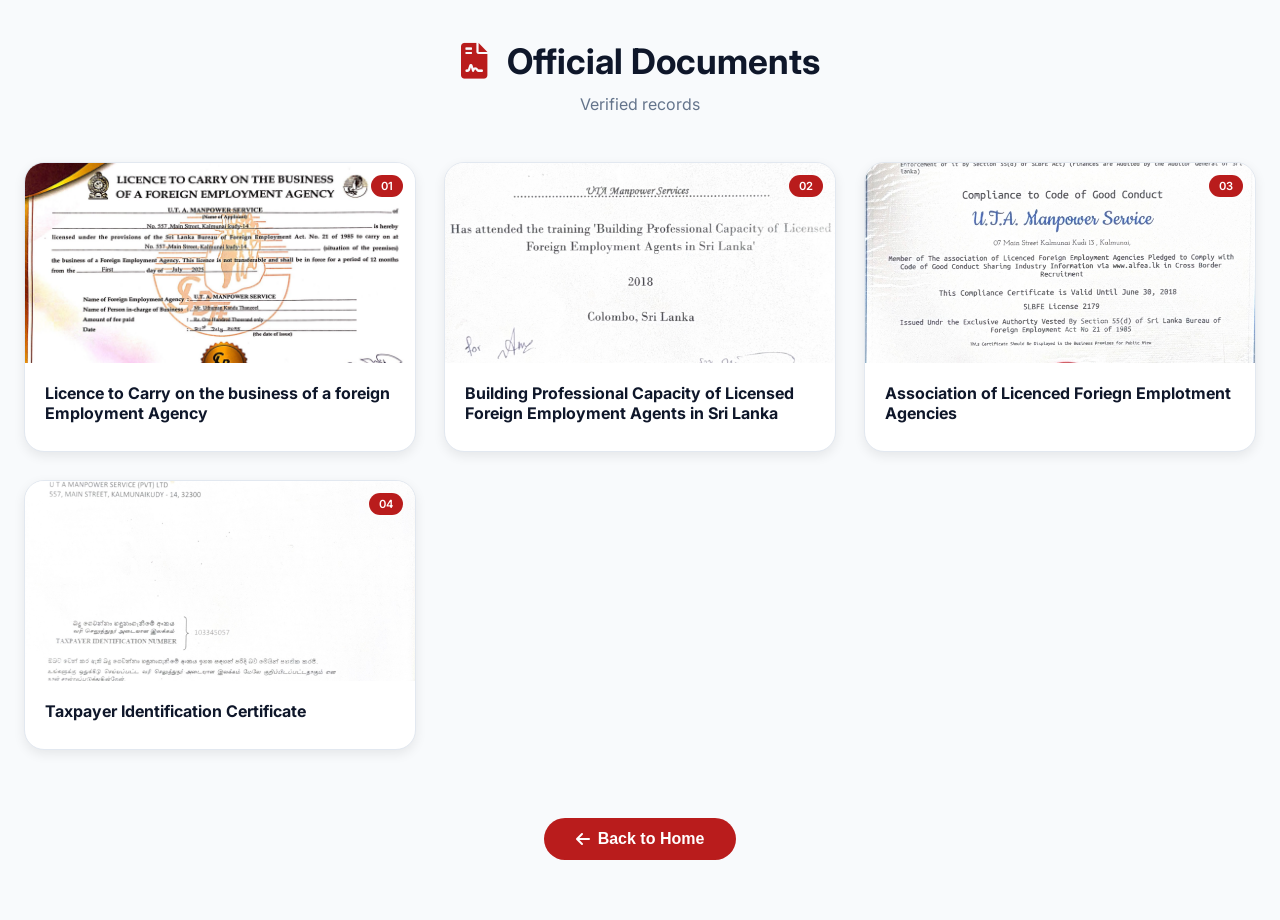
<file: official.html>
<!DOCTYPE html>
<html lang="en">
<head>
  <meta charset="UTF-8">
  <meta name="viewport" content="width=device-width, initial-scale=1.0">
  <title>Official Documents | UTA Manpower</title>
  <link href="https://fonts.googleapis.com/css2?family=Inter:wght@300;400;500;600;700;800&family=Poppins:wght@500;600;700&display=swap" rel="stylesheet">
  <link rel="stylesheet" href="https://cdnjs.cloudflare.com/ajax/libs/font-awesome/6.0.0-beta3/css/all.min.css">
  <link rel="stylesheet" href="css/official.css">
</head>
<body>
  <div class="official-page">
    <div class="official-header">
      <h1><i class="fas fa-file-contract"></i> Official Documents</h1>
      <p>Verified records</p>
    </div>

    <div class="official-grid" id="officialGrid">
      <div class="official-card" data-doc-title="Association of Licensed" data-doc-file="official/official1.png">
        <div class="official-card-preview">
          <img src="official/official1.png" alt="Licence" class="card-img">
          <span class="official-badge">01</span>
        </div>
        <div class="official-card-info">
          <h3>Licence to Carry on the business of a foreign Employment Agency</h3>
          <div class="client"></div>
        </div>
      </div>

      <div class="official-card" data-doc-title="Association of Licensed" data-doc-file="official/official2.png">
        <div class="official-card-preview">
          <img src="official/official2.png" alt="Licence" class="card-img">
          <span class="official-badge">02</span>
        </div>
        <div class="official-card-info">
          <h3>Building Professional Capacity of Licensed Foreign Employment Agents in Sri Lanka</h3>
          <div class="client"></div>
        </div>
      </div>

      <div class="official-card" data-doc-title="Association of Licensed" data-doc-file="official/official3.png">
        <div class="official-card-preview">
          <img src="official/official3.png" alt="Licence" class="card-img">
          <span class="official-badge">03</span>
        </div>
        <div class="official-card-info">
          <h3>Association of Licenced Foriegn Emplotment Agencies</h3>
          <div class="client"></div>
        </div>
      </div>

      <div class="official-card" data-doc-title="Association of Licensed" data-doc-file="official/official4.png">
        <div class="official-card-preview">
          <img src="official/official4.png" alt="Licence" class="card-img">
          <span class="official-badge">04</span>
        </div>
        <div class="official-card-info">
          <h3>Taxpayer Identification Certificate</h3>
          <div class="client"></div>
        </div>
      </div>   
    </div>

    <div class="back-button-bottom">
      <button class="back-btn-bottom" id="backToHomeBtn"><i class="fas fa-arrow-left"></i> Back to Home</button>
    </div>
  </div>

  <div class="modal" id="docModal">
    <div class="modal-content">
      <span class="close-modal" id="closeModalBtn">&times;</span>
      <i class="fas fa-image" style="font-size: 3rem; color: #b91c1c;"></i>
      <h3 id="modalTitle">Document Title</h3>
      <p id="modalClient"></p>
      <p id="modalDate"></p>
      <button class="view-doc-btn" id="viewDocBtn">View Document <i class="fas fa-external-link-alt"></i></button>
    </div>
  </div>

  <div class="lightbox" id="lightbox">
    <span class="lightbox-close" id="lightboxClose">&times;</span>
    <img class="lightbox-image" id="lightboxImage" alt="Document Image">
    <div class="lightbox-caption" id="lightboxCaption"></div>
  </div>

  <script src="js/official.js"></script>
</body>
</html>
</file>
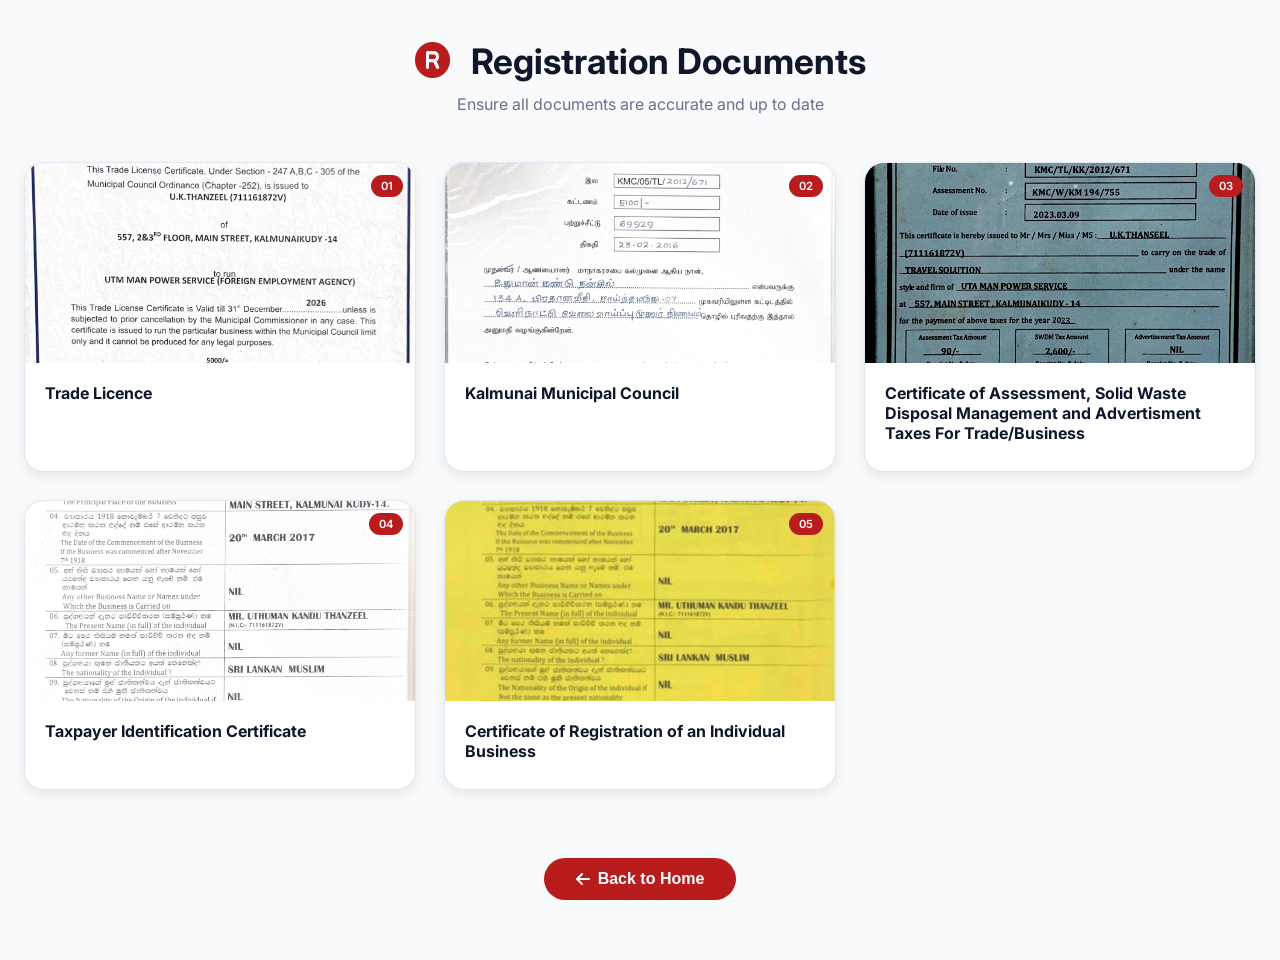
<file: registration.html>
<!DOCTYPE html>
<html lang="en">
<head>
  <meta charset="UTF-8">
  <meta name="viewport" content="width=device-width, initial-scale=1.0">
  <title>Registration Documents | UTA Manpower</title>
  <link href="https://fonts.googleapis.com/css2?family=Inter:wght@300;400;500;600;700;800&family=Poppins:wght@500;600;700&display=swap" rel="stylesheet">
  <link rel="stylesheet" href="https://cdnjs.cloudflare.com/ajax/libs/font-awesome/6.0.0-beta3/css/all.min.css">
  <link rel="stylesheet" href="css/registration.css">
</head>
<body>
  <div class="registration-page">
    <div class="registration-header">
      <h1><i class="fas fa-registered"></i> Registration Documents</h1>
      <p>Ensure all documents are accurate and up to date</p>
    </div>

    <div class="registration-grid" id="registrationGrid">
      <div class="registration-card" data-doc-title="Association of Licensed" data-doc-file="registration/registration1.png">
        <div class="registration-card-preview">
          <img src="registration/registration1.png" alt="Licence" class="card-img">
          <span class="registration-badge">01</span>
        </div>
        <div class="registration-card-info">
          <h3>Trade Licence</h3>
          <div class="client"></div>
        </div>
      </div>

      <div class="registration-card" data-doc-title="Association of Licensed" data-doc-file="registration/registration2.png">
        <div class="registration-card-preview">
          <img src="registration/registration2.png" alt="Licence" class="card-img">
          <span class="registration-badge">02</span>
        </div>
        <div class="registration-card-info">
          <h3>Kalmunai Municipal Council</h3>
          <div class="client"></div>
        </div>
      </div>

      <div class="registration-card" data-doc-title="Association of Licensed" data-doc-file="registration/registration3.png">
        <div class="registration-card-preview">
          <img src="registration/registration3.png" alt="Licence" class="card-img">
          <span class="registration-badge">03</span>
        </div>
        <div class="registration-card-info">
          <h3>Certificate of Assessment, Solid Waste Disposal Management and Advertisment Taxes For Trade/Business</h3>
          <div class="client"></div>
        </div>
      </div>
      
      <div class="registration-card" data-doc-title="Association of Licensed" data-doc-file="registration/registration4.png">
        <div class="registration-card-preview">
          <img src="registration/registration4.png" alt="Licence" class="card-img">
          <span class="registration-badge">04</span>
        </div>
        <div class="registration-card-info">
          <h3>Taxpayer Identification Certificate</h3>
          <div class="client"></div>
        </div>
      </div> 
      
      <div class="registration-card" data-doc-title="Association of Licensed" data-doc-file="registration/registration5.png">
        <div class="registration-card-preview">
          <img src="registration/registration5.png" alt="Licence" class="card-img">
          <span class="registration-badge">05</span>
        </div>
        <div class="registration-card-info">
          <h3>Certificate of Registration of an Individual Business</h3>
          <div class="client"></div>
        </div>
      </div>   
    </div>

    <div class="back-button-bottom">
      <button class="back-btn-bottom" id="backToHomeBtn" ><i class="fas fa-arrow-left"></i> Back to Home</button>
    </div>
  </div>

  <div class="modal" id="docModal">
    <div class="modal-content">
      <span class="close-modal" id="closeModalBtn">&times;</span>
      <i class="fas fa-image" style="font-size: 3rem; color: #b91c1c;"></i>
      <h3 id="modalTitle">Document Title</h3>
      <p id="modalClient"></p>
      <p id="modalDate"></p>
      <button class="view-doc-btn" id="viewDocBtn">View Document <i class="fas fa-external-link-alt"></i></button>
    </div>
  </div>

  <div class="lightbox" id="lightbox">
    <span class="lightbox-close" id="lightboxClose">&times;</span>
    <img class="lightbox-image" id="lightboxImage" alt="Document Image">
    <div class="lightbox-caption" id="lightboxCaption"></div>
  </div>

  <script src="js/registration.js"></script>
</body>
</html>
</file>
<file: css/style.css>
/* RESET & BASE */
* {
  margin: 0;
  padding: 0;
  box-sizing: border-box;
}

:root {
  --primary: #b91c1c;
  --primary-dark: #991b1b;
  --primary-light: #ef4444;
  --accent: #d4af37;
  --dark: #0f172a;
  --gray-dark: #1e293b;
  --text: #334155;
  --text-light: #64748b;
 --light: #f8fafc;
  --white: #ffffff;
  --border: #e2e8f0;
  --shadow-sm: 0 4px 12px rgba(0, 0, 0, 0.05);
  --shadow-md: 0 12px 28px rgba(0, 0, 0, 0.08);
  --shadow-lg: 0 20px 35px -8px rgba(0, 0, 0, 0.12);
  --radius: 20px;
  --container: 1280px;
}

body {
  font-family: 'Inter', sans-serif;
  color: var(--text);
  background: var(--white);
  line-height: 1.5;
  scroll-behavior: smooth;
  overflow-x: hidden;
}

/* Smooth scroll behavior with offset - FIXED for sticky header */
html {
  scroll-behavior: smooth;
  scroll-padding-top: 85px; /* Slightly more than header height for better offset */
}

.container {
  width: min(100% - 40px, var(--container));
  margin: 0 auto;
}

section {
  padding: 80px 0;
}

.section-sm {
  padding: 50px 0;
}

.bg-light {
  background: var(--light);
}

.section-tag {
  display: inline-block;
  margin-bottom: 16px;
  padding: 6px 16px;
  background: rgba(185, 28, 28, 0.08);
  color: var(--primary);
  border-radius: 40px;
  font-size: 0.75rem;
  font-weight: 700;
  letter-spacing: 0.5px;
  text-transform: uppercase;
}

.section-title {
  font-family: 'Poppins', sans-serif;
  font-size: clamp(1.8rem, 5vw, 2.6rem);
  font-weight: 700;
  color: var(--dark);
  line-height: 1.2;
  margin-bottom: 16px;
}

.section-desc {
  font-size: 1rem;
  color: var(--text-light);
  max-width: 700px;
  margin: 0 auto;
}

.section-header {
  text-align: center;
  margin-bottom: 48px;
}

.btn {
  display: inline-flex;
  align-items: center;
  justify-content: center;
  gap: 10px;
  padding: 12px 28px;
  border-radius: 40px;
  font-weight: 700;
  transition: all 0.25s ease;
  cursor: pointer;
  border: none;
  font-size: 0.9rem;
  text-decoration: none;
}

.btn-primary {
  background: var(--primary);
  color: white;
  box-shadow: 0 2px 6px rgba(185, 28, 28, 0.3);
}

.btn-primary:hover {
  background: var(--primary-dark);
  transform: translateY(-2px);
}

.btn-outline {
  background: transparent;
  border: 2px solid white;
  color: white;
}

.btn-outline:hover {
  background: white;
  color: var(--primary);
}

/* HEADER & NAVIGATION - STICKY HEADER FIXED (Does NOT scroll with content) */
.header {
  position: sticky;
  top: 0;
  left: 0;
  width: 100%;
  z-index: 1000;
  background: rgba(255, 255, 255, 0.96);
  backdrop-filter: blur(12px);
  border-bottom: 1px solid var(--border);
  transition: box-shadow 0.3s ease, background 0.3s ease;
}

/* Optional: Add shadow when scrolled for better visibility */
.header.scrolled {
  box-shadow: 0 4px 20px rgba(0, 0, 0, 0.08);
  background: rgba(255, 255, 255, 0.98);
}

.navbar {
  display: flex;
  align-items: center;
  justify-content: space-between;
  gap: 20px;
  min-height: 75px;
  flex-wrap: wrap;
}

.logo {
  display: flex;
  align-items: center;
  gap: 12px;
}

.logo-icon {
  width: 46px;
  height: 46px;
  background: linear-gradient(145deg, var(--primary), var(--primary-dark));
  border-radius: 50%;
  display: flex;
  align-items: center;
  justify-content: center;
  color: white;
  font-weight: 800;
  font-size: 1.3rem;
  font-family: 'Poppins', sans-serif;
}

.logo-img {
  width: 50px;
  height: 50px;
  object-fit: contain;
  border-radius: 12px;
  background: white;
}

.logo-text h2 {
  font-size: 1rem;
  font-weight: 800;
  color: var(--dark);
  line-height: 1.2;
}

.logo-text p {
  font-size: 0.65rem;
  font-weight: 600;
  color: var(--primary);
}

.nav-links {
  display: flex;
  gap: 28px;
  align-items: center;
}

.nav-links a {
  color: var(--gray-dark);
  font-weight: 600;
  font-size: 0.9rem;
  transition: 0.2s;
  text-decoration: none;
}

.nav-links a:hover {
  color: var(--primary);
}

/* Active Navigation Link Styles */
.nav-link {
  position: relative;
  transition: all 0.3s ease;
}

.nav-link.active {
  color: var(--primary) !important;
}

.nav-link.active::after {
  content: '';
  position: absolute;
  bottom: -5px;
  left: 0;
  width: 100%;
  height: 3px;
  background: var(--primary);
  border-radius: 3px;
  animation: slideIn 0.3s ease;
}

@keyframes slideIn {
  from {
    width: 0;
    opacity: 0;
  }
  to {
    width: 100%;
    opacity: 1;
  }
}

/* Menu Toggle Button */
.menu-toggle {
  display: none;
  font-size: 1.6rem;
  background: none;
  border: none;
  cursor: pointer;
  color: var(--primary);
  position: relative;
  width: 44px;
  height: 44px;
  border-radius: 50%;
  transition: all 0.3s ease;
}

.menu-toggle:hover {
  background: rgba(185, 28, 28, 0.1);
}

.menu-toggle .fa-times {
  display: none;
}

.menu-toggle.active .fa-bars {
  display: none;
}

.menu-toggle.active .fa-times {
  display: inline-block;
}

/* HERO SECTION */
.hero {
  background: linear-gradient(125deg, #9e1e18 0%, #c0392b 55%, #7a1510 100%);
  color: white;
  padding: 80px 0 70px;
}

.hero-grid {
  display: grid;
  grid-template-columns: 1fr 1fr;
  gap: 40px;
  align-items: center;
}

.hero-badge {
  background: rgba(255, 255, 255, 0.15);
  backdrop-filter: blur(4px);
  padding: 6px 16px;
  border-radius: 60px;
  font-size: 0.75rem;
  font-weight: 600;
  display: inline-block;
  margin-bottom: 24px;
}

.hero h1 {
  font-family: 'Poppins', sans-serif;
  font-size: clamp(1.8rem, 5vw, 3.6rem);
  line-height: 1.2;
  margin-bottom: 20px;
}

.hero-card {
  background: rgba(255, 255, 255, 0.08);
  backdrop-filter: blur(12px);
  border-radius: 28px;
  padding: 28px;
  border: 1px solid rgba(255, 255, 255, 0.2);
}

/* STATS SECTION - FIXED OVERLAP ISSUE */
.stats-grid {
  display: grid;
  grid-template-columns: repeat(4, 1fr);
  gap: 24px;
  margin-top: 30px;
  margin-bottom: 20px;
  position: relative;
  z-index: 5;
}

.stat-card {
  background: white;
  border-radius: 24px;
  padding: 24px 16px;
  text-align: center;
  box-shadow: var(--shadow-md);
  transition: transform 0.3s ease;
}

.stat-card:hover {
  transform: translateY(-5px);
}

/* ABOUT SECTION */
.two-col-about {
  display: grid;
  grid-template-columns: 1fr 1fr;
  gap: 48px;
  align-items: center;
}

/* MISSION & VISION */
.mission-vision {
  display: grid;
  grid-template-columns: repeat(auto-fit, minmax(280px, 1fr));
  gap: 30px;
}

.mv-card {
  background: white;
  border-radius: 28px;
  padding: 30px;
  text-align: center;
  transition: transform 0.3s ease, box-shadow 0.3s ease;
  box-shadow: var(--shadow-sm);
}

.mv-card:hover {
  transform: translateY(-5px);
  box-shadow: var(--shadow-lg);
}

/* SERVICES & JOBS */
.services-grid {
  display: grid;
  grid-template-columns: repeat(auto-fit, minmax(280px, 1fr));
  gap: 28px;
  margin-top: 20px;
}

.service-card, .job-card {
  background: white;
  border-radius: 24px;
  padding: 28px;
  border: 1px solid var(--border);
  transition: 0.25s;
  text-align: center;
}

.service-card:hover, .job-card:hover {
  transform: translateY(-4px);
  box-shadow: var(--shadow-md);
}

.text-link {
  color: var(--primary);
  font-weight: 700;
  text-decoration: none;
  display: inline-block;
  margin-top: 12px;
}

.text-link:hover {
  text-decoration: underline;
}

/* TEAM SECTION */
.team-showcase {
  display: grid;
  grid-template-columns: repeat(auto-fit, minmax(320px, 1fr));
  gap: 32px;
  margin-top: 20px;
}

.team-member {
  background: white;
  border-radius: 24px;
  overflow: hidden;
  box-shadow: var(--shadow-sm);
  transition: all 0.3s ease;
  border: 1px solid var(--border);
}

.team-member:hover {
  transform: translateY(-8px);
  box-shadow: var(--shadow-lg);
}

.member-image {
  height: 280px;
  overflow: hidden;
}

.member-image img {
  width: 100%;
  height: 100%;
  object-fit: cover;
  display: block;
  transition: transform 0.4s ease;
}

.team-member:hover .member-image img {
  transform: scale(1.05);
}

.member-info {
  padding: 24px;
  text-align: center;
}

.member-info h3 {
  font-size: 1.4rem;
  font-weight: 700;
  color: var(--dark);
  margin-bottom: 6px;
}

.member-title {
  display: inline-block;
  background: rgba(185, 28, 28, 0.1);
  color: var(--primary);
  padding: 4px 12px;
  border-radius: 20px;
  font-size: 0.75rem;
  font-weight: 600;
  margin-bottom: 16px;
}

.member-info p {
  font-size: 0.9rem;
  color: var(--text-light);
  margin-bottom: 20px;
  line-height: 1.5;
}

.member-stats {
  display: flex;
  justify-content: center;
  gap: 20px;
  padding-top: 16px;
  border-top: 1px solid var(--border);
  flex-wrap: wrap;
}

.member-stats span {
  display: flex;
  align-items: center;
  gap: 6px;
  font-size: 0.8rem;
  color: var(--text-light);
}

.member-stats i {
  color: var(--primary);
  font-size: 0.8rem;
}

/* GALLERY SECTION */
.gallery-showcase {
  display: grid;
  grid-template-columns: repeat(auto-fit, minmax(300px, 1fr));
  gap: 28px;
  margin-top: 20px;
}

.gallery-card {
  border-radius: 20px;
  overflow: hidden;
  background: white;
  box-shadow: var(--shadow-sm);
  transition: all 0.3s ease;
}

.gallery-card:hover {
  transform: translateY(-6px);
  box-shadow: var(--shadow-lg);
}

.gallery-card-image {
  height: 240px;
  overflow: hidden;
}

.gallery-card-image img {
  width: 100%;
  height: 100%;
  object-fit: cover;
  display: block;
  transition: transform 0.4s ease;
}

.gallery-card:hover .gallery-card-image img {
  transform: scale(1.05);
}

.gallery-card-caption {
  padding: 20px;
  text-align: center;
  background: white;
}

.gallery-card-caption h4 {
  font-size: 1.1rem;
  font-weight: 700;
  color: var(--dark);
  margin-bottom: 6px;
}

.gallery-card-caption p {
  font-size: 0.85rem;
  color: var(--text-light);
}

/* AWARDS SECTION */
.awards-grid {
  display: flex;
  flex-wrap: wrap;
  justify-content: center;
  gap: 32px;
  margin: 50px 0 40px;
}

.award-card {
  background: var(--white);
  border-radius: 28px;
  box-shadow: var(--shadow-md);
  overflow: hidden;
  transition: transform 0.25s ease;
  width: 300px;
  max-width: 100%;
  border: 1px solid rgba(185, 28, 28, 0.1);
}

.award-card:hover {
  transform: translateY(-8px);
  box-shadow: var(--shadow-lg);
}

.award-img {
  width: 100%;
  height: 240px;
  overflow: hidden;
}

.award-img img {
  width: 100%;
  height: 100%;
  object-fit: cover;
  display: block;
}

.award-details {
  padding: 20px 20px 24px;
  text-align: center;
}

.award-year {
  font-size: 1.9rem;
  font-weight: 800;
  font-family: 'Poppins', sans-serif;
  color: var(--primary);
  margin-bottom: 8px;
}

.award-title {
  font-weight: 700;
  font-size: 1.1rem;
  color: var(--dark);
  margin-bottom: 8px;
}

.award-desc {
  font-size: 0.85rem;
  color: var(--text-light);
  margin-bottom: 10px;
}

.stars {
  margin-top: 10px;
  color: #f5b042;
}

/* DOCUMENT BUTTONS */
.doc-buttons-container {
  display: flex;
  justify-content: center;
  gap: 20px;
  flex-wrap: wrap;
  margin: 40px 0 20px;
}

.doc-nav-btn {
  background: var(--primary);
  color: white;
  border: none;
  padding: 14px 32px;
  border-radius: 50px;
  font-size: 1rem;
  font-weight: 600;
  cursor: pointer;
  transition: all 0.3s ease;
  display: inline-flex;
  align-items: center;
  gap: 12px;
  font-family: 'Inter', sans-serif;
}

.doc-nav-btn:hover {
  background: var(--primary-dark);
  transform: translateY(-3px);
  box-shadow: var(--shadow-md);
}

/* CONTACT SECTION */
.contact-info-grid {
  display: grid;
  grid-template-columns: repeat(auto-fit, minmax(250px, 1fr));
  gap: 24px;
  margin: 48px 0 32px;
}

.contact-card {
  background: white;
  border-radius: 24px;
  padding: 32px 24px;
  text-align: center;
  transition: all 0.3s ease;
  border: 1px solid var(--border);
  box-shadow: var(--shadow-sm);
}

.contact-card:hover {
  transform: translateY(-5px);
  box-shadow: var(--shadow-md);
}

.contact-card i {
  color: var(--primary);
  margin-bottom: 16px;
}

.contact-card h3 {
  margin-bottom: 12px;
  color: var(--dark);
  font-size: 1.2rem;
}

/* CONTACT FORM */
.contact-form-fixed {
  background: white;
  border-radius: 28px;
  padding: 40px;
  margin-top: 40px;
  box-shadow: var(--shadow-md);
  border: 1px solid var(--border);
}

.form-row {
  display: grid;
  grid-template-columns: 1fr 1fr;
  gap: 20px;
  margin-bottom: 20px;
}

.contact-form-fixed input,
.contact-form-fixed textarea {
  width: 100%;
  padding: 14px 18px;
  border: 1px solid var(--border);
  border-radius: 12px;
  font-family: 'Inter', sans-serif;
  font-size: 0.95rem;
  transition: all 0.2s ease;
}

.contact-form-fixed input:focus,
.contact-form-fixed textarea:focus {
  outline: none;
  border-color: var(--primary);
  box-shadow: 0 0 0 3px rgba(185, 28, 28, 0.1);
}

.contact-form-fixed textarea {
  resize: vertical;
  margin-bottom: 20px;
}

.contact-form-fixed button {
  background: var(--primary);
  color: white;
  border: none;
  cursor: pointer;
  width: auto;
  min-width: 180px;
}

.contact-form-fixed button:hover {
  background: var(--primary-dark);
  transform: translateY(-2px);
}

#formFeedback {
  margin-top: 16px;
  text-align: center;
  font-size: 0.9rem;
}

/* MAP SECTION */
.map-fixed {
  margin-top: 60px;
  padding: 40px 0;
  background: white;
  border-top: 1px solid var(--border);
}

.map-header-fixed {
  margin-bottom: 24px;
  text-align: center;
  width: 100%;
}

.map-header-fixed h2 {
  font-family: 'Poppins', sans-serif;
  font-size: 1.6rem;
  color: var(--dark);
  display: flex;
  align-items: center;
  justify-content: center;
  gap: 12px;
  margin-bottom: 8px;
  flex-wrap: wrap;
}

.map-header-fixed h2 i {
  color: var(--primary);
}

.map-header-fixed p {
  color: var(--text-light);
  text-align: center;
}

.map-container-fixed {
  width: 100%;
  border-radius: 24px;
  overflow: hidden;
  box-shadow: var(--shadow-lg);
}

.map-container-fixed iframe {
  width: 100%;
  height: 400px;
  display: block;
  border: none;
}

/* FOOTER */
.footer {
  background: #0b1120;
  color: #cbd5e1;
  padding-top: 60px;
}

.footer-grid {
  display: grid;
  grid-template-columns: repeat(auto-fit, minmax(220px, 1fr));
  gap: 40px;
}

.footer ul {
  list-style: none;
}

.footer li {
  margin-bottom: 8px;
}

.footer a {
  color: #9ca3af;
  text-decoration: none;
  transition: color 0.3s ease;
}

.footer a:hover {
  color: white;
}

.footer-bottom {
  border-top: 1px solid #1f2a3a;
  margin-top: 40px;
  padding: 28px 0;
  text-align: center;
}

/* ============================================ */
/* RESPONSIVE STYLES - RIGHT SIDE MENU */
/* ============================================ */

/* Hide mobile-only elements on desktop by default */
.nav-profile,
.nav-social,
.nav-contact-info {
  display: none;
}

@media (max-width: 1024px) {
  .hero-grid {
    grid-template-columns: 1fr;
    gap: 32px;
  }
  .stats-grid {
    grid-template-columns: repeat(2, 1fr);
  }
  
  /* Adjust scroll padding for tablet */
  html {
    scroll-padding-top: 80px;
  }
}

@media (max-width: 768px) {
  section {
    padding: 60px 0;
  }
  
  /* Adjust scroll padding for mobile header */
  html {
    scroll-padding-top: 70px;
  }
  
  /* Show mobile-only elements on mobile */
  .nav-profile,
  .nav-social,
  .nav-contact-info {
    display: flex;
  }
  
  /* Mobile Menu Styles - Opens from RIGHT with X inside circle */
  .menu-toggle {
    display: flex;
    align-items: center;
    justify-content: center;
    background: rgba(185, 28, 28, 0.1);
    border-radius: 50%;
    width: 44px;
    height: 44px;
    position: relative;
    z-index: 1001;
  }
  
  .menu-toggle i {
    font-size: 1.4rem;
    transition: all 0.3s ease;
  }
  
  .menu-toggle.active {
    background: var(--primary);
    color: white;
  }
  
  /* Hide desktop navigation links on mobile - convert to mobile menu */
  .nav-links {
    position: fixed;
    top: 0;
    right: -100%;
    width: 85%;
    max-width: 340px;
    height: 100vh;
    background: linear-gradient(135deg, #ffffff 0%, #f8f9fa 100%);
    flex-direction: column;
    align-items: flex-start;
    padding: 90px 25px 30px 25px;
    box-shadow: -8px 0 40px rgba(0, 0, 0, 0.2);
    transition: right 0.35s cubic-bezier(0.4, 0, 0.2, 1);
    z-index: 1000;
    gap: 8px;
    overflow-y: auto;
    border-radius: 0;
    margin: 0;
  }
  
  .nav-links.active {
    right: 0;
  }
  
  /* Profile/Info Section in Navbar */
  .nav-profile {
    flex-direction: column;
    align-items: center;
    text-align: center;
    margin-bottom: 20px;
    padding-bottom: 20px;
    border-bottom: 2px solid rgba(185, 28, 28, 0.15);
    width: 100%;
  }
  
  .nav-avatar {
    width: 70px;
    height: 70px;
    background: linear-gradient(135deg, var(--primary), var(--primary-dark));
    border-radius: 50%;
    display: flex;
    align-items: center;
    justify-content: center;
    margin-bottom: 12px;
  }
  
  .nav-avatar i {
    font-size: 2rem;
    color: white;
  }
  
  .nav-profile h4 {
    font-size: 1.1rem;
    color: var(--dark);
    margin-bottom: 4px;
  }
  
  .nav-profile p {
    font-size: 0.75rem;
    color: var(--primary);
    font-weight: 600;
  }
  
  .nav-profile .license {
    font-size: 0.7rem;
    color: var(--text-light);
    margin-top: 8px;
  }
  
  /* Social Links in Navbar */
  .nav-social {
    justify-content: center;
    gap: 28px;
    margin: 15px 0 10px 0;
    padding: 15px 0;
    width: 100%;
    border-top: 1px solid var(--border);
    border-bottom: 1px solid var(--border);
  }
  
  .nav-social a {
    width: auto;
    padding: 0;
    border-bottom: none;
    font-size: 1.3rem;
    color: var(--primary);
    transition: all 0.3s ease;
  }
  
  .nav-social a:hover {
    transform: translateY(-3px);
    color: var(--primary-dark);
  }
  
  /* Contact Info in Navbar */
  .nav-contact-info {
    width: 100%;
    margin: 10px 0;
    padding: 12px 0;
    flex-direction: column;
  }
  
  .nav-contact-info p {
    display: flex;
    align-items: center;
    gap: 12px;
    font-size: 0.85rem;
    margin-bottom: 12px;
    color: var(--text);
  }
  
  .nav-contact-info i {
    width: 28px;
    color: var(--primary);
    font-size: 1rem;
  }
  
  .nav-links a {
    width: 100%;
    padding: 10px 0;
    font-size: 1rem;
    border-bottom: 2px solid transparent;
    transition: all 0.3s ease;
    text-align: left;
    display: flex;
    align-items: center;
    gap: 14px;
  }
  
  .nav-links a i {
    width: 26px;
    color: var(--primary);
    font-size: 1.1rem;
  }
  
  .nav-links a:hover {
    padding-left: 8px;
    color: var(--primary);
    border-bottom-color: var(--primary);
  }
  
  .nav-link.active::after {
    display: none;
  }
  
  .nav-link.active {
    padding-left: 8px;
    border-bottom-color: var(--primary);
    color: var(--primary) !important;
  }
  
  /* Staggered animation for menu items */
  .nav-links.active .nav-profile {
    animation: slideInFromRight 0.4s ease backwards;
    animation-delay: 0.05s;
  }
  
  .nav-links.active .nav-social {
    animation: slideInFromRight 0.4s ease backwards;
    animation-delay: 0.1s;
  }
  
  .nav-links.active a:nth-child(4) { animation: slideInFromRight 0.4s ease backwards; animation-delay: 0.15s; }
  .nav-links.active a:nth-child(5) { animation: slideInFromRight 0.4s ease backwards; animation-delay: 0.2s; }
  .nav-links.active a:nth-child(6) { animation: slideInFromRight 0.4s ease backwards; animation-delay: 0.25s; }
  .nav-links.active a:nth-child(7) { animation: slideInFromRight 0.4s ease backwards; animation-delay: 0.3s; }
  .nav-links.active a:nth-child(8) { animation: slideInFromRight 0.4s ease backwards; animation-delay: 0.35s; }
  .nav-links.active a:nth-child(9) { animation: slideInFromRight 0.4s ease backwards; animation-delay: 0.4s; }
  .nav-links.active .nav-contact-info {
    animation: slideInFromRight 0.4s ease backwards;
    animation-delay: 0.45s;
  }
  
  /* Overlay when menu is open */
  body.menu-open::before {
    content: '';
    position: fixed;
    top: 0;
    left: 0;
    width: 100%;
    height: 100%;
    background: rgba(0, 0, 0, 0.5);
    z-index: 999;
    animation: fadeIn 0.3s ease;
  }
  
  /* Prevent body scroll when menu is open */
  body.menu-open {
    overflow: hidden;
  }
  
  .two-col-about {
    grid-template-columns: 1fr !important;
    gap: 30px;
  }
  
  .form-row {
    grid-template-columns: 1fr;
    gap: 15px;
  }
  
  .contact-form-fixed {
    padding: 24px;
  }
  
  .map-container-fixed iframe {
    height: 300px;
  }
  
  .team-showcase {
    grid-template-columns: 1fr;
    max-width: 400px;
    margin: 0 auto;
  }
  
  .gallery-showcase {
    grid-template-columns: 1fr;
    max-width: 400px;
    margin: 0 auto;
  }
  
  .doc-buttons-container {
    flex-direction: column;
    align-items: center;
  }
  
  .doc-nav-btn {
    width: 100%;
    max-width: 280px;
    justify-content: center;
  }
  
  .map-header-fixed h2 {
    font-size: 1.3rem;
  }
}

@media (max-width: 540px) {
  .stats-grid {
    grid-template-columns: 1fr;
  }
  
  .container {
    width: min(100% - 24px, var(--container));
  }
  
  .map-container-fixed iframe {
    height: 250px;
  }
  
  .contact-form-fixed button {
    width: 100%;
  }
  
  .map-header-fixed h2 {
    font-size: 1.2rem;
    gap: 8px;
  }
  
  .map-header-fixed p {
    font-size: 0.85rem;
  }
  
  /* Fix stats grid margin on mobile */
  .stats-grid {
    margin-top: 20px;
  }
  
  /* Adjust hero padding for mobile */
  .hero {
    padding: 60px 0 50px;
  }
  
  /* Fix spacing issues on small screens */
  .hero-card {
    padding: 20px;
  }
  
  .hero h1 {
    font-size: 1.8rem;
  }
  
  .btn {
    padding: 10px 20px;
    font-size: 0.85rem;
  }
}
/* ============================================ */
/* ANIMATIONS */
/* ============================================ */

@keyframes fadeIn {
  from {
    opacity: 0;
  }
  to {
    opacity: 1;
  }
}

@keyframes slideInFromRight {
  from {
    opacity: 0;
    transform: translateX(50px);
  }
  to {
    opacity: 1;
    transform: translateX(0);
  }
}

/* Image loading animation */
img {
  opacity: 0;
  transition: opacity 0.3s ease;
}

img.loaded {
  opacity: 1;
}
</file>
<file: css/achievements.css>
* {
  margin: 0;
  padding: 0;
  box-sizing: border-box;
}

:root {
  --primary: #b91c1c;
  --primary-dark: #991b1b;
  --text: #334155;
  --text-light: #64748b;
  --light: #f8fafc;
  --white: #ffffff;
  --border: #e2e8f0;
  --shadow: 0 4px 12px rgba(0, 0, 0, 0.08);
  --hover-shadow: 0 20px 25px -12px rgba(0, 0, 0, 0.15);
}

body {
  font-family: 'Inter', sans-serif;
  background: var(--light);
  color: var(--text);
}

.achievements-page {
  max-width: 1280px;
  margin: 0 auto;
  padding: 40px 24px;
  display: flex;
  flex-direction: column;
  min-height: 100vh;
}

.achievements-header {
  text-align: center;
  margin-bottom: 48px;
}

.achievements-header h1 {
  font-size: 2.2rem;
  color: #0f172a;
  margin-bottom: 12px;
}

.achievements-header h1 i {
  color: var(--primary);
  margin-right: 12px;
}

.achievements-header p {
  color: var(--text-light);
  font-size: 1rem;
}

.achievements-grid {
  display: grid;
  grid-template-columns: repeat(auto-fill, minmax(320px, 1fr));
  gap: 28px;
  flex: 1;
}

.achievement-card {
  background: var(--white);
  border-radius: 20px;
  overflow: hidden;
  box-shadow: var(--shadow);
  transition: all 0.3s ease;
  cursor: pointer;
  border: 1px solid var(--border);
}

.achievement-card:hover {
  transform: translateY(-6px);
  box-shadow: var(--hover-shadow);
}

.achievement-card-preview {
  height: 200px;
  background: linear-gradient(135deg, #fef3c7, #fde68a);
  display: flex;
  align-items: center;
  justify-content: center;
  position: relative;
  overflow: hidden;
}

.card-img {
  width: 100%;
  height: 100%;
  object-fit: cover;
  transition: transform 0.3s ease;
}

.achievement-card:hover .card-img {
  transform: scale(1.05);
}

.achievement-badge {
  position: absolute;
  top: 12px;
  right: 12px;
  background: var(--primary);
  color: white;
  padding: 4px 10px;
  border-radius: 20px;
  font-size: 0.7rem;
  font-weight: 600;
  z-index: 1;
}

.achievement-card-info {
  padding: 20px;
}

.achievement-card-info h3 {
  font-size: 1rem;
  font-weight: 700;
  color: #0f172a;
  margin-bottom: 8px;
}

.achievement-card-info .client {
  color: var(--primary);
  font-weight: 600;
  font-size: 0.8rem;
  margin-bottom: 6px;
}

.achievement-card-info .date {
  color: var(--text-light);
  font-size: 0.7rem;
  display: flex;
  align-items: center;
  gap: 6px;
}

.back-button-bottom {
  text-align: center;
  margin-top: 48px;
  padding: 20px 0;
}

.back-btn-bottom {
  display: inline-flex;
  align-items: center;
  gap: 8px;
  background: var(--primary);
  color: white;
  text-decoration: none;
  padding: 12px 32px;
  border-radius: 40px;
  font-weight: 600;
  transition: all 0.3s ease;
  border: none;
  cursor: pointer;
  font-size: 1rem;
}

.back-btn-bottom:hover {
  background: var(--primary-dark);
  transform: translateX(-4px);
}

/* Modal Styles */
.modal {
  display: none;
  position: fixed;
  top: 0;
  left: 0;
  width: 100%;
  height: 100%;
  background: rgba(0, 0, 0, 0.85);
  z-index: 1000;
  justify-content: center;
  align-items: center;
}

.modal.active {
  display: flex;
}

.modal-content {
  background: white;
  border-radius: 24px;
  max-width: 90%;
  width: 450px;
  padding: 32px;
  text-align: center;
  position: relative;
  animation: modalSlideIn 0.3s ease;
}

@keyframes modalSlideIn {
  from {
    transform: translateY(-30px);
    opacity: 0;
  }
  to {
    transform: translateY(0);
    opacity: 1;
  }
}

.modal-content h3 {
  margin: 16px 0 8px;
  color: #0f172a;
  font-size: 1.3rem;
}

.modal-content p {
  margin-bottom: 8px;
  color: var(--text-light);
}

.close-modal {
  position: absolute;
  top: 16px;
  right: 20px;
  font-size: 1.8rem;
  cursor: pointer;
  color: var(--text-light);
  transition: color 0.2s;
}

.close-modal:hover {
  color: var(--primary);
}

.view-doc-btn {
  background: var(--primary);
  color: white;
  border: none;
  padding: 12px 28px;
  border-radius: 40px;
  font-weight: 600;
  cursor: pointer;
  transition: all 0.3s ease;
  margin-top: 16px;
  display: inline-flex;
  align-items: center;
  gap: 8px;
}

.view-doc-btn:hover {
  background: var(--primary-dark);
  transform: scale(1.02);
}

/* LIGHTBOX STYLES - Image viewer that can be closed */
.lightbox {
  display: none;
  position: fixed;
  top: 0;
  left: 0;
  width: 100%;
  height: 100%;
  background: rgba(0, 0, 0, 0.95);
  z-index: 2000;
  justify-content: center;
  align-items: center;
  flex-direction: column;
  cursor: pointer;
}

.lightbox.active {
  display: flex;
}

.lightbox-image {
  max-width: 90%;
  max-height: 85%;
  object-fit: contain;
  border-radius: 8px;
  box-shadow: 0 0 30px rgba(0, 0, 0, 0.5);
}

.lightbox-caption {
  position: absolute;
  bottom: 30px;
  left: 0;
  right: 0;
  text-align: center;
  color: white;
  font-size: 1rem;
  padding: 12px;
  background: rgba(0, 0, 0, 0.7);
  margin: 0 auto;
  width: fit-content;
  border-radius: 8px;
  font-weight: 500;
}

.lightbox-close {
  position: absolute;
  top: 20px;
  right: 35px;
  color: white;
  font-size: 45px;
  font-weight: bold;
  cursor: pointer;
  transition: 0.3s;
  z-index: 2001;
}

.lightbox-close:hover {
  color: var(--primary);
  transform: scale(1.1);
}

@media (max-width: 768px) {
  .achievements-page {
    padding: 24px 16px;
  }
  .achievements-header h1 {
    font-size: 1.6rem;
  }
  .achievements-grid {
    grid-template-columns: 1fr;
  }
  .modal-content {
    width: 85%;
    padding: 24px;
  }
  .lightbox-image {
    max-width: 95%;
    max-height: 80%;
  }
  .lightbox-close {
    top: 15px;
    right: 20px;
    font-size: 35px;
  }
}
</file>
<file: css/letter.css>
* {
  margin: 0;
  padding: 0;
  box-sizing: border-box;
}

:root {
  --primary: #b91c1c;
  --primary-dark: #991b1b;
  --text: #334155;
  --text-light: #64748b;
  --light: #f8fafc;
  --white: #ffffff;
  --border: #e2e8f0;
  --shadow: 0 4px 12px rgba(0, 0, 0, 0.08);
  --hover-shadow: 0 20px 25px -12px rgba(0, 0, 0, 0.15);
}

body {
  font-family: 'Inter', sans-serif;
  background: var(--light);
  color: var(--text);
}

/* Password Overlay Styles */
.password-overlay {
  position: fixed;
  top: 0;
  left: 0;
  width: 100%;
  height: 100%;
  background: linear-gradient(135deg, #0f172a 0%, #1e1b4b 100%);
  z-index: 10000;
  display: flex;
  justify-content: center;
  align-items: center;
  backdrop-filter: blur(3px);
}

.password-modal {
  background: var(--white);
  border-radius: 32px;
  padding: 48px 40px;
  text-align: center;
  max-width: 450px;
  width: 90%;
  box-shadow: 0 25px 50px -12px rgba(0, 0, 0, 0.5);
  animation: fadeInUp 0.4s ease;
}

@keyframes fadeInUp {
  from {
    opacity: 0;
    transform: translateY(30px);
  }
  to {
    opacity: 1;
    transform: translateY(0);
  }
}

.password-icon {
  width: 80px;
  height: 80px;
  background: linear-gradient(135deg, var(--primary), var(--primary-dark));
  border-radius: 50%;
  display: flex;
  align-items: center;
  justify-content: center;
  margin: 0 auto 24px;
}

.password-icon i {
  font-size: 2.5rem;
  color: white;
}

.password-modal h2 {
  font-size: 1.8rem;
  color: #0f172a;
  margin-bottom: 12px;
  font-weight: 700;
}

.password-modal p {
  color: var(--text-light);
  margin-bottom: 28px;
  line-height: 1.5;
}

.password-input-wrapper {
  display: flex;
  align-items: center;
  background: var(--light);
  border-radius: 60px;
  padding: 4px 20px;
  margin-bottom: 20px;
  border: 1px solid var(--border);
  transition: all 0.3s ease;
}

.password-input-wrapper:focus-within {
  border-color: var(--primary);
  box-shadow: 0 0 0 3px rgba(185, 28, 28, 0.1);
}

.password-input-wrapper i {
  color: var(--text-light);
  font-size: 1.1rem;
}

.password-input-wrapper input {
  flex: 1;
  padding: 16px 12px;
  border: none;
  background: transparent;
  font-size: 1rem;
  outline: none;
  font-family: 'Inter', sans-serif;
}

.password-btn {
  width: 100%;
  padding: 14px;
  background: linear-gradient(135deg, var(--primary), var(--primary-dark));
  color: white;
  border: none;
  border-radius: 60px;
  font-size: 1rem;
  font-weight: 600;
  cursor: pointer;
  transition: all 0.3s ease;
  margin-bottom: 12px;
  font-family: 'Inter', sans-serif;
}

.password-btn:hover {
  transform: translateY(-2px);
  box-shadow: 0 10px 20px rgba(185, 28, 28, 0.3);
}

.password-btn-back {
  width: 100%;
  padding: 14px;
  background: transparent;
  color: var(--text);
  border: 1px solid var(--border);
  border-radius: 60px;
  font-size: 1rem;
  font-weight: 500;
  cursor: pointer;
  transition: all 0.3s ease;
  font-family: 'Inter', sans-serif;
}

.password-btn-back:hover {
  background: var(--light);
  border-color: var(--primary);
  color: var(--primary);
}

.error-message {
  margin-top: 16px;
  padding: 10px;
  background: #fef2f2;
  color: #dc2626;
  border-radius: 12px;
  font-size: 0.85rem;
  display: none;
  align-items: center;
  justify-content: center;
  gap: 8px;
}

.error-message.show {
  display: flex;
}

/* Letter Page Styles */
.letter-page {
  max-width: 1280px;
  margin: 0 auto;
  padding: 40px 24px;
  display: flex;
  flex-direction: column;
  min-height: 100vh;
}

.letter-header {
  text-align: center;
  margin-bottom: 48px;
}

.letter-header h1 {
  font-size: 2.2rem;
  color: #0f172a;
  margin-bottom: 12px;
}

.letter-header h1 i {
  color: var(--primary);
  margin-right: 12px;
}

.letter-header p {
  color: var(--text-light);
  font-size: 1rem;
}

.letter-grid {
  display: grid;
  grid-template-columns: repeat(auto-fill, minmax(320px, 1fr));
  gap: 28px;
  flex: 1;
}

.letter-card {
  background: var(--white);
  border-radius: 20px;
  overflow: hidden;
  box-shadow: var(--shadow);
  transition: all 0.3s ease;
  cursor: pointer;
  border: 1px solid var(--border);
}

.letter-card:hover {
  transform: translateY(-6px);
  box-shadow: var(--hover-shadow);
}

.letter-card-preview {
  height: 200px;
  background: linear-gradient(135deg, #fef3c7, #fde68a);
  display: flex;
  align-items: center;
  justify-content: center;
  position: relative;
  overflow: hidden;
}

.card-img {
  width: 100%;
  height: 100%;
  object-fit: cover;
  transition: transform 0.3s ease;
}

.letter-card:hover .card-img {
  transform: scale(1.05);
}

.letter-badge {
  position: absolute;
  top: 12px;
  right: 12px;
  background: var(--primary);
  color: white;
  padding: 4px 10px;
  border-radius: 20px;
  font-size: 0.7rem;
  font-weight: 600;
  z-index: 1;
}

.letter-card-info {
  padding: 20px;
}

.letter-card-info h3 {
  font-size: 1rem;
  font-weight: 700;
  color: #0f172a;
  margin-bottom: 8px;
  line-height: 1.4;
}

.letter-card-info .date {
  color: var(--text-light);
  font-size: 0.75rem;
  display: flex;
  align-items: center;
  gap: 6px;
}

.back-button-bottom {
  text-align: center;
  margin-top: 48px;
  padding: 20px 0;
}

.back-btn-bottom {
  display: inline-flex;
  align-items: center;
  gap: 8px;
  background: var(--primary);
  color: white;
  text-decoration: none;
  padding: 12px 32px;
  border-radius: 40px;
  font-weight: 600;
  transition: all 0.3s ease;
  border: none;
  cursor: pointer;
  font-size: 1rem;
  font-family: 'Inter', sans-serif;
}

.back-btn-bottom:hover {
  background: var(--primary-dark);
  transform: translateX(-4px);
}

/* Modal Styles */
.modal {
  display: none;
  position: fixed;
  top: 0;
  left: 0;
  width: 100%;
  height: 100%;
  background: rgba(0, 0, 0, 0.85);
  z-index: 2000;
  justify-content: center;
  align-items: center;
}

.modal.active {
  display: flex;
}

.modal-content {
  background: white;
  border-radius: 24px;
  max-width: 90%;
  width: 400px;
  padding: 32px;
  text-align: center;
  position: relative;
  animation: modalSlideIn 0.3s ease;
}

@keyframes modalSlideIn {
  from {
    transform: translateY(-30px);
    opacity: 0;
  }
  to {
    transform: translateY(0);
    opacity: 1;
  }
}

.modal-content h3 {
  margin: 16px 0 8px;
  color: #0f172a;
  font-size: 1.3rem;
}

.modal-content p {
  margin-bottom: 8px;
  color: var(--text-light);
}

.close-modal {
  position: absolute;
  top: 16px;
  right: 20px;
  font-size: 1.8rem;
  cursor: pointer;
  color: var(--text-light);
  transition: color 0.2s;
}

.close-modal:hover {
  color: var(--primary);
}

.view-doc-btn {
  background: var(--primary);
  color: white;
  border: none;
  padding: 12px 28px;
  border-radius: 40px;
  font-weight: 600;
  cursor: pointer;
  transition: all 0.3s ease;
  margin-top: 16px;
  display: inline-flex;
  align-items: center;
  gap: 8px;
  font-family: 'Inter', sans-serif;
}

.view-doc-btn:hover {
  background: var(--primary-dark);
  transform: scale(1.02);
}

/* Lightbox Styles */
.lightbox {
  display: none;
  position: fixed;
  top: 0;
  left: 0;
  width: 100%;
  height: 100%;
  background: rgba(0, 0, 0, 0.95);
  z-index: 3000;
  justify-content: center;
  align-items: center;
  flex-direction: column;
  cursor: pointer;
}

.lightbox.active {
  display: flex;
}

.lightbox-image {
  max-width: 90%;
  max-height: 85%;
  object-fit: contain;
  border-radius: 8px;
  box-shadow: 0 0 30px rgba(0, 0, 0, 0.5);
}

.lightbox-caption {
  position: absolute;
  bottom: 30px;
  left: 0;
  right: 0;
  text-align: center;
  color: white;
  font-size: 1rem;
  padding: 12px;
  background: rgba(0, 0, 0, 0.7);
  margin: 0 auto;
  width: fit-content;
  border-radius: 8px;
  font-weight: 500;
}

.lightbox-close {
  position: absolute;
  top: 20px;
  right: 35px;
  color: white;
  font-size: 45px;
  font-weight: bold;
  cursor: pointer;
  transition: 0.3s;
  z-index: 3001;
}

.lightbox-close:hover {
  color: var(--primary);
  transform: scale(1.1);
}

/* Responsive */
@media (max-width: 768px) {
  .letter-page {
    padding: 24px 16px;
  }
  .letter-header h1 {
    font-size: 1.6rem;
  }
  .letter-grid {
    grid-template-columns: 1fr;
  }
  .modal-content {
    width: 85%;
    padding: 24px;
  }
  .lightbox-image {
    max-width: 95%;
    max-height: 80%;
  }
  .lightbox-close {
    top: 15px;
    right: 20px;
    font-size: 35px;
  }
  .password-modal {
    padding: 32px 24px;
  }
  .password-modal h2 {
    font-size: 1.4rem;
  }
}
</file>
<file: css/official.css>
* {
  margin: 0;
  padding: 0;
  box-sizing: border-box;
}

:root {
  --primary: #b91c1c;
  --primary-dark: #991b1b;
  --text: #334155;
  --text-light: #64748b;
  --light: #f8fafc;
  --white: #ffffff;
  --border: #e2e8f0;
  --shadow: 0 4px 12px rgba(0, 0, 0, 0.08);
  --hover-shadow: 0 20px 25px -12px rgba(0, 0, 0, 0.15);
}

body {
  font-family: 'Inter', sans-serif;
  background: var(--light);
  color: var(--text);
}

.official-page {
  max-width: 1280px;
  margin: 0 auto;
  padding: 40px 24px;
  display: flex;
  flex-direction: column;
  min-height: 100vh;
}

.official-header {
  text-align: center;
  margin-bottom: 48px;
}

.official-header h1 {
  font-size: 2.2rem;
  color: #0f172a;
  margin-bottom: 12px;
}

.official-header h1 i {
  color: var(--primary);
  margin-right: 12px;
}

.official-header p {
  color: var(--text-light);
  font-size: 1rem;
}

.official-grid {
  display: grid;
  grid-template-columns: repeat(auto-fill, minmax(320px, 1fr));
  gap: 28px;
  flex: 1;
}

.official-card {
  background: var(--white);
  border-radius: 20px;
  overflow: hidden;
  box-shadow: var(--shadow);
  transition: all 0.3s ease;
  cursor: pointer;
  border: 1px solid var(--border);
}

.official-card:hover {
  transform: translateY(-6px);
  box-shadow: var(--hover-shadow);
}

.official-card-preview {
  height: 200px;
  background: linear-gradient(135deg, #fef3c7, #fde68a);
  display: flex;
  align-items: center;
  justify-content: center;
  position: relative;
  overflow: hidden;
}

.card-img {
  width: 100%;
  height: 100%;
  object-fit: cover;
  transition: transform 0.3s ease;
}

.official-card:hover .card-img {
  transform: scale(1.05);
}

.official-badge {
  position: absolute;
  top: 12px;
  right: 12px;
  background: var(--primary);
  color: white;
  padding: 4px 10px;
  border-radius: 20px;
  font-size: 0.7rem;
  font-weight: 600;
  z-index: 1;
}

.official-card-info {
  padding: 20px;
}

.official-card-info h3 {
  font-size: 1rem;
  font-weight: 700;
  color: #0f172a;
  margin-bottom: 8px;
}

.official-card-info .client {
  color: var(--primary);
  font-weight: 600;
  font-size: 0.8rem;
  margin-bottom: 6px;
}

.official-card-info .date {
  color: var(--text-light);
  font-size: 0.7rem;
  display: flex;
  align-items: center;
  gap: 6px;
}

.back-button-bottom {
  text-align: center;
  margin-top: 48px;
  padding: 20px 0;
}

.back-btn-bottom {
  display: inline-flex;
  align-items: center;
  gap: 8px;
  background: var(--primary);
  color: white;
  text-decoration: none;
  padding: 12px 32px;
  border-radius: 40px;
  font-weight: 600;
  transition: all 0.3s ease;
  border: none;
  cursor: pointer;
  font-size: 1rem;
}

.back-btn-bottom:hover {
  background: var(--primary-dark);
  transform: translateX(-4px);
}

/* Modal Styles */
.modal {
  display: none;
  position: fixed;
  top: 0;
  left: 0;
  width: 100%;
  height: 100%;
  background: rgba(0, 0, 0, 0.85);
  z-index: 1000;
  justify-content: center;
  align-items: center;
}

.modal.active {
  display: flex;
}

.modal-content {
  background: white;
  border-radius: 24px;
  max-width: 90%;
  width: 450px;
  padding: 32px;
  text-align: center;
  position: relative;
  animation: modalSlideIn 0.3s ease;
}

@keyframes modalSlideIn {
  from {
    transform: translateY(-30px);
    opacity: 0;
  }
  to {
    transform: translateY(0);
    opacity: 1;
  }
}

.modal-content h3 {
  margin: 16px 0 8px;
  color: #0f172a;
  font-size: 1.3rem;
}

.modal-content p {
  margin-bottom: 8px;
  color: var(--text-light);
}

.close-modal {
  position: absolute;
  top: 16px;
  right: 20px;
  font-size: 1.8rem;
  cursor: pointer;
  color: var(--text-light);
  transition: color 0.2s;
}

.close-modal:hover {
  color: var(--primary);
}

.view-doc-btn {
  background: var(--primary);
  color: white;
  border: none;
  padding: 12px 28px;
  border-radius: 40px;
  font-weight: 600;
  cursor: pointer;
  transition: all 0.3s ease;
  margin-top: 16px;
  display: inline-flex;
  align-items: center;
  gap: 8px;
}

.view-doc-btn:hover {
  background: var(--primary-dark);
  transform: scale(1.02);
}

/* LIGHTBOX STYLES - Image viewer that can be closed */
.lightbox {
  display: none;
  position: fixed;
  top: 0;
  left: 0;
  width: 100%;
  height: 100%;
  background: rgba(0, 0, 0, 0.95);
  z-index: 2000;
  justify-content: center;
  align-items: center;
  flex-direction: column;
  cursor: pointer;
}

.lightbox.active {
  display: flex;
}

.lightbox-image {
  max-width: 90%;
  max-height: 85%;
  object-fit: contain;
  border-radius: 8px;
  box-shadow: 0 0 30px rgba(0, 0, 0, 0.5);
}

.lightbox-caption {
  position: absolute;
  bottom: 30px;
  left: 0;
  right: 0;
  text-align: center;
  color: white;
  font-size: 1rem;
  padding: 12px;
  background: rgba(0, 0, 0, 0.7);
  margin: 0 auto;
  width: fit-content;
  border-radius: 8px;
  font-weight: 500;
}

.lightbox-close {
  position: absolute;
  top: 20px;
  right: 35px;
  color: white;
  font-size: 45px;
  font-weight: bold;
  cursor: pointer;
  transition: 0.3s;
  z-index: 2001;
}

.lightbox-close:hover {
  color: var(--primary);
  transform: scale(1.1);
}

@media (max-width: 768px) {
  .official-page {
    padding: 24px 16px;
  }
  .official-header h1 {
    font-size: 1.6rem;
  }
  .official-grid {
    grid-template-columns: 1fr;
  }
  .modal-content {
    width: 85%;
    padding: 24px;
  }
  .lightbox-image {
    max-width: 95%;
    max-height: 80%;
  }
  .lightbox-close {
    top: 15px;
    right: 20px;
    font-size: 35px;
  }
}
</file>
<file: css/registration.css>
* {
  margin: 0;
  padding: 0;
  box-sizing: border-box;
}

:root {
  --primary: #b91c1c;
  --primary-dark: #991b1b;
  --text: #334155;
  --text-light: #64748b;
  --light: #f8fafc;
  --white: #ffffff;
  --border: #e2e8f0;
  --shadow: 0 4px 12px rgba(0, 0, 0, 0.08);
  --hover-shadow: 0 20px 25px -12px rgba(0, 0, 0, 0.15);
}

body {
  font-family: 'Inter', sans-serif;
  background: var(--light);
  color: var(--text);
}

.registration-page {
  max-width: 1280px;
  margin: 0 auto;
  padding: 40px 24px;
  display: flex;
  flex-direction: column;
  min-height: 100vh;
}

.registration-header {
  text-align: center;
  margin-bottom: 48px;
}

.registration-header h1 {
  font-size: 2.2rem;
  color: #0f172a;
  margin-bottom: 12px;
}

.registration-header h1 i {
  color: var(--primary);
  margin-right: 12px;
}

.registration-header p {
  color: var(--text-light);
  font-size: 1rem;
}

.registration-grid {
  display: grid;
  grid-template-columns: repeat(auto-fill, minmax(320px, 1fr));
  gap: 28px;
  flex: 1;
}

.registration-card {
  background: var(--white);
  border-radius: 20px;
  overflow: hidden;
  box-shadow: var(--shadow);
  transition: all 0.3s ease;
  cursor: pointer;
  border: 1px solid var(--border);
}

.registration-card:hover {
  transform: translateY(-6px);
  box-shadow: var(--hover-shadow);
}

.registration-card-preview {
  height: 200px;
  background: linear-gradient(135deg, #fef3c7, #fde68a);
  display: flex;
  align-items: center;
  justify-content: center;
  position: relative;
  overflow: hidden;
}

.card-img {
  width: 100%;
  height: 100%;
  object-fit: cover;
  transition: transform 0.3s ease;
}

.registration-card:hover .card-img {
  transform: scale(1.05);
}

.registration-badge {
  position: absolute;
  top: 12px;
  right: 12px;
  background: var(--primary);
  color: white;
  padding: 4px 10px;
  border-radius: 20px;
  font-size: 0.7rem;
  font-weight: 600;
  z-index: 1;
}

.registration-card-info {
  padding: 20px;
}

.registration-card-info h3 {
  font-size: 1rem;
  font-weight: 700;
  color: #0f172a;
  margin-bottom: 8px;
}

.registration-card-info .client {
  color: var(--primary);
  font-weight: 600;
  font-size: 0.8rem;
  margin-bottom: 6px;
}

.registration-card-info .date {
  color: var(--text-light);
  font-size: 0.7rem;
  display: flex;
  align-items: center;
  gap: 6px;
}

.back-button-bottom {
  text-align: center;
  margin-top: 48px;
  padding: 20px 0;
}

.back-btn-bottom {
  display: inline-flex;
  align-items: center;
  gap: 8px;
  background: var(--primary);
  color: white;
  text-decoration: none;
  padding: 12px 32px;
  border-radius: 40px;
  font-weight: 600;
  transition: all 0.3s ease;
  border: none;
  cursor: pointer;
  font-size: 1rem;
}

.back-btn-bottom:hover {
  background: var(--primary-dark);
  transform: translateX(-4px);
}

/* Modal Styles */
.modal {
  display: none;
  position: fixed;
  top: 0;
  left: 0;
  width: 100%;
  height: 100%;
  background: rgba(0, 0, 0, 0.85);
  z-index: 1000;
  justify-content: center;
  align-items: center;
}

.modal.active {
  display: flex;
}

.modal-content {
  background: white;
  border-radius: 24px;
  max-width: 90%;
  width: 450px;
  padding: 32px;
  text-align: center;
  position: relative;
  animation: modalSlideIn 0.3s ease;
}

@keyframes modalSlideIn {
  from {
    transform: translateY(-30px);
    opacity: 0;
  }
  to {
    transform: translateY(0);
    opacity: 1;
  }
}

.modal-content h3 {
  margin: 16px 0 8px;
  color: #0f172a;
  font-size: 1.3rem;
}

.modal-content p {
  margin-bottom: 8px;
  color: var(--text-light);
}

.close-modal {
  position: absolute;
  top: 16px;
  right: 20px;
  font-size: 1.8rem;
  cursor: pointer;
  color: var(--text-light);
  transition: color 0.2s;
}

.close-modal:hover {
  color: var(--primary);
}

.view-doc-btn {
  background: var(--primary);
  color: white;
  border: none;
  padding: 12px 28px;
  border-radius: 40px;
  font-weight: 600;
  cursor: pointer;
  transition: all 0.3s ease;
  margin-top: 16px;
  display: inline-flex;
  align-items: center;
  gap: 8px;
}

.view-doc-btn:hover {
  background: var(--primary-dark);
  transform: scale(1.02);
}

/* LIGHTBOX STYLES - Image viewer that can be closed */
.lightbox {
  display: none;
  position: fixed;
  top: 0;
  left: 0;
  width: 100%;
  height: 100%;
  background: rgba(0, 0, 0, 0.95);
  z-index: 2000;
  justify-content: center;
  align-items: center;
  flex-direction: column;
  cursor: pointer;
}

.lightbox.active {
  display: flex;
}

.lightbox-image {
  max-width: 90%;
  max-height: 85%;
  object-fit: contain;
  border-radius: 8px;
  box-shadow: 0 0 30px rgba(0, 0, 0, 0.5);
}

.lightbox-caption {
  position: absolute;
  bottom: 30px;
  left: 0;
  right: 0;
  text-align: center;
  color: white;
  font-size: 1rem;
  padding: 12px;
  background: rgba(0, 0, 0, 0.7);
  margin: 0 auto;
  width: fit-content;
  border-radius: 8px;
  font-weight: 500;
}

.lightbox-close {
  position: absolute;
  top: 20px;
  right: 35px;
  color: white;
  font-size: 45px;
  font-weight: bold;
  cursor: pointer;
  transition: 0.3s;
  z-index: 2001;
}

.lightbox-close:hover {
  color: var(--primary);
  transform: scale(1.1);
}

@media (max-width: 768px) {
  .registration-page {
    padding: 24px 16px;
  }
  .registration-header h1 {
    font-size: 1.6rem;
  }
  .registration-grid {
    grid-template-columns: 1fr;
  }
  .modal-content {
    width: 85%;
    padding: 24px;
  }
  .lightbox-image {
    max-width: 95%;
    max-height: 80%;
  }
  .lightbox-close {
    top: 15px;
    right: 20px;
    font-size: 35px;
  }
}
</file>
